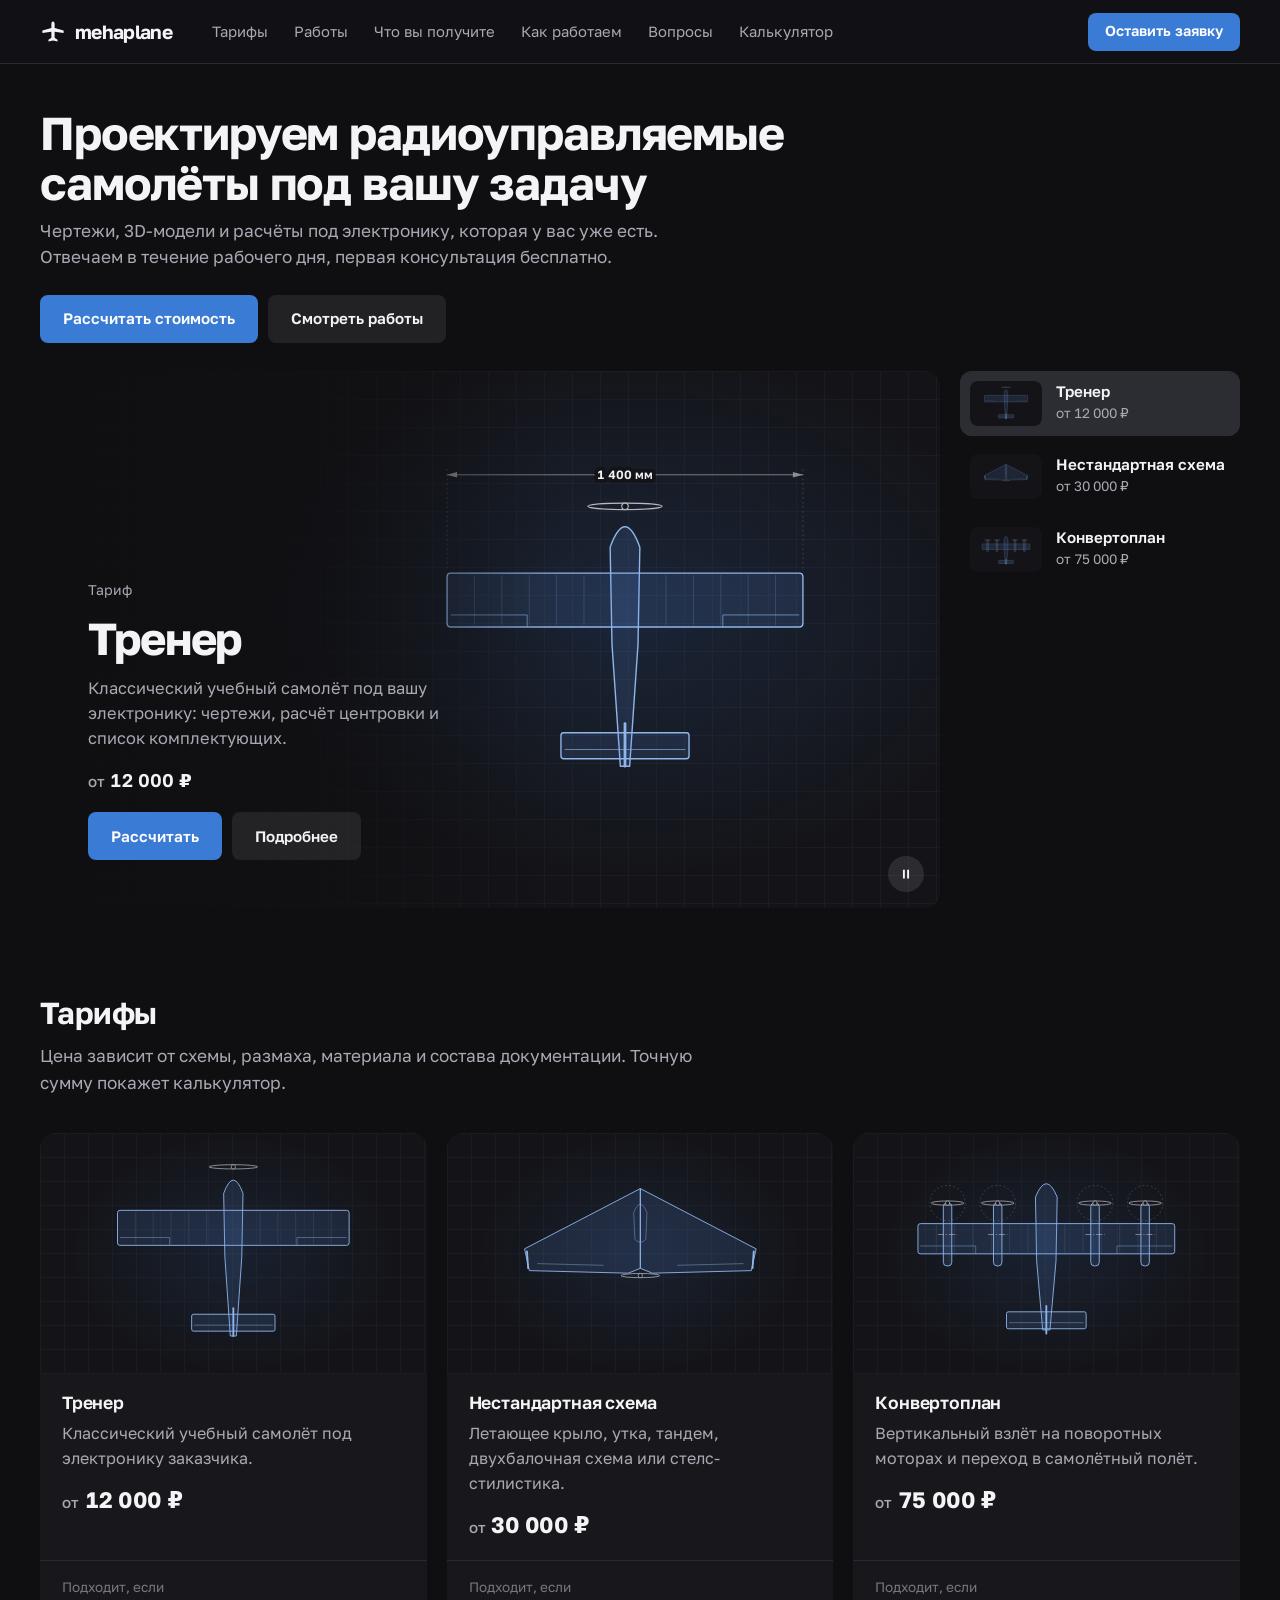
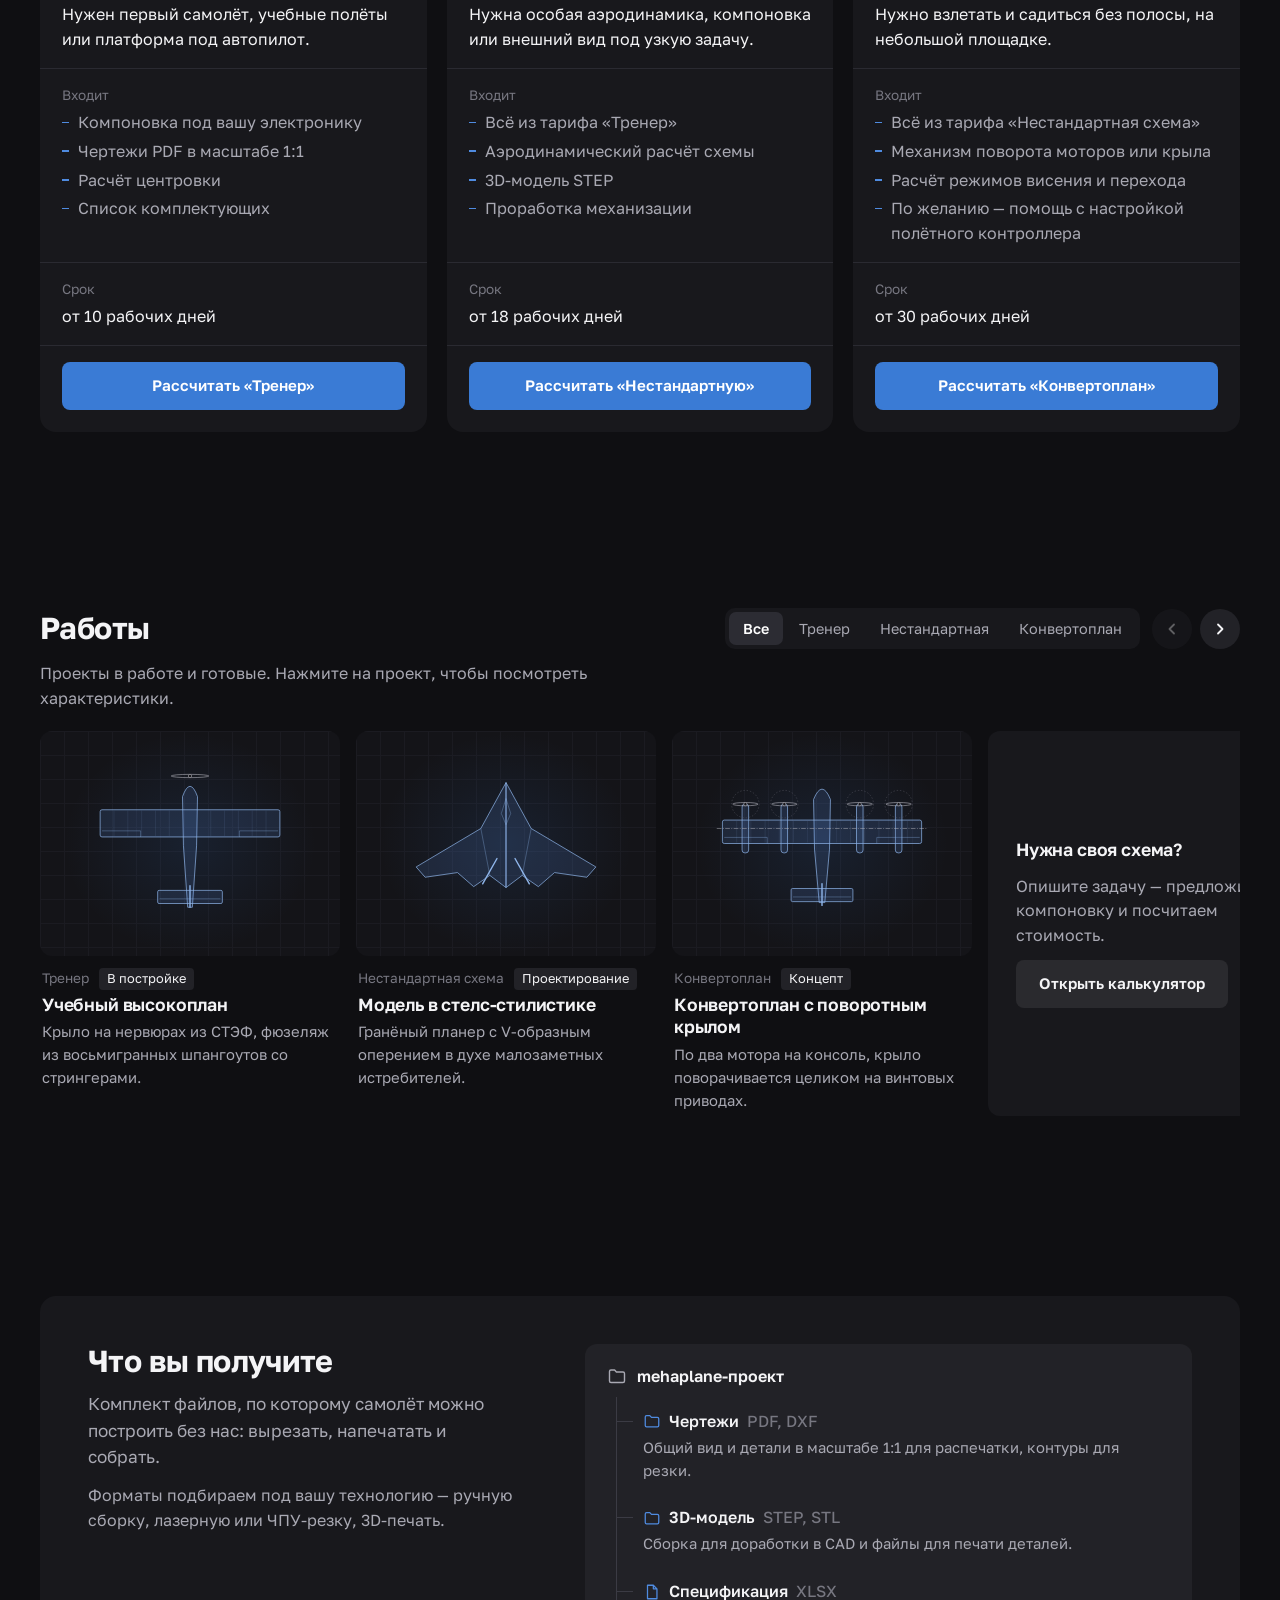
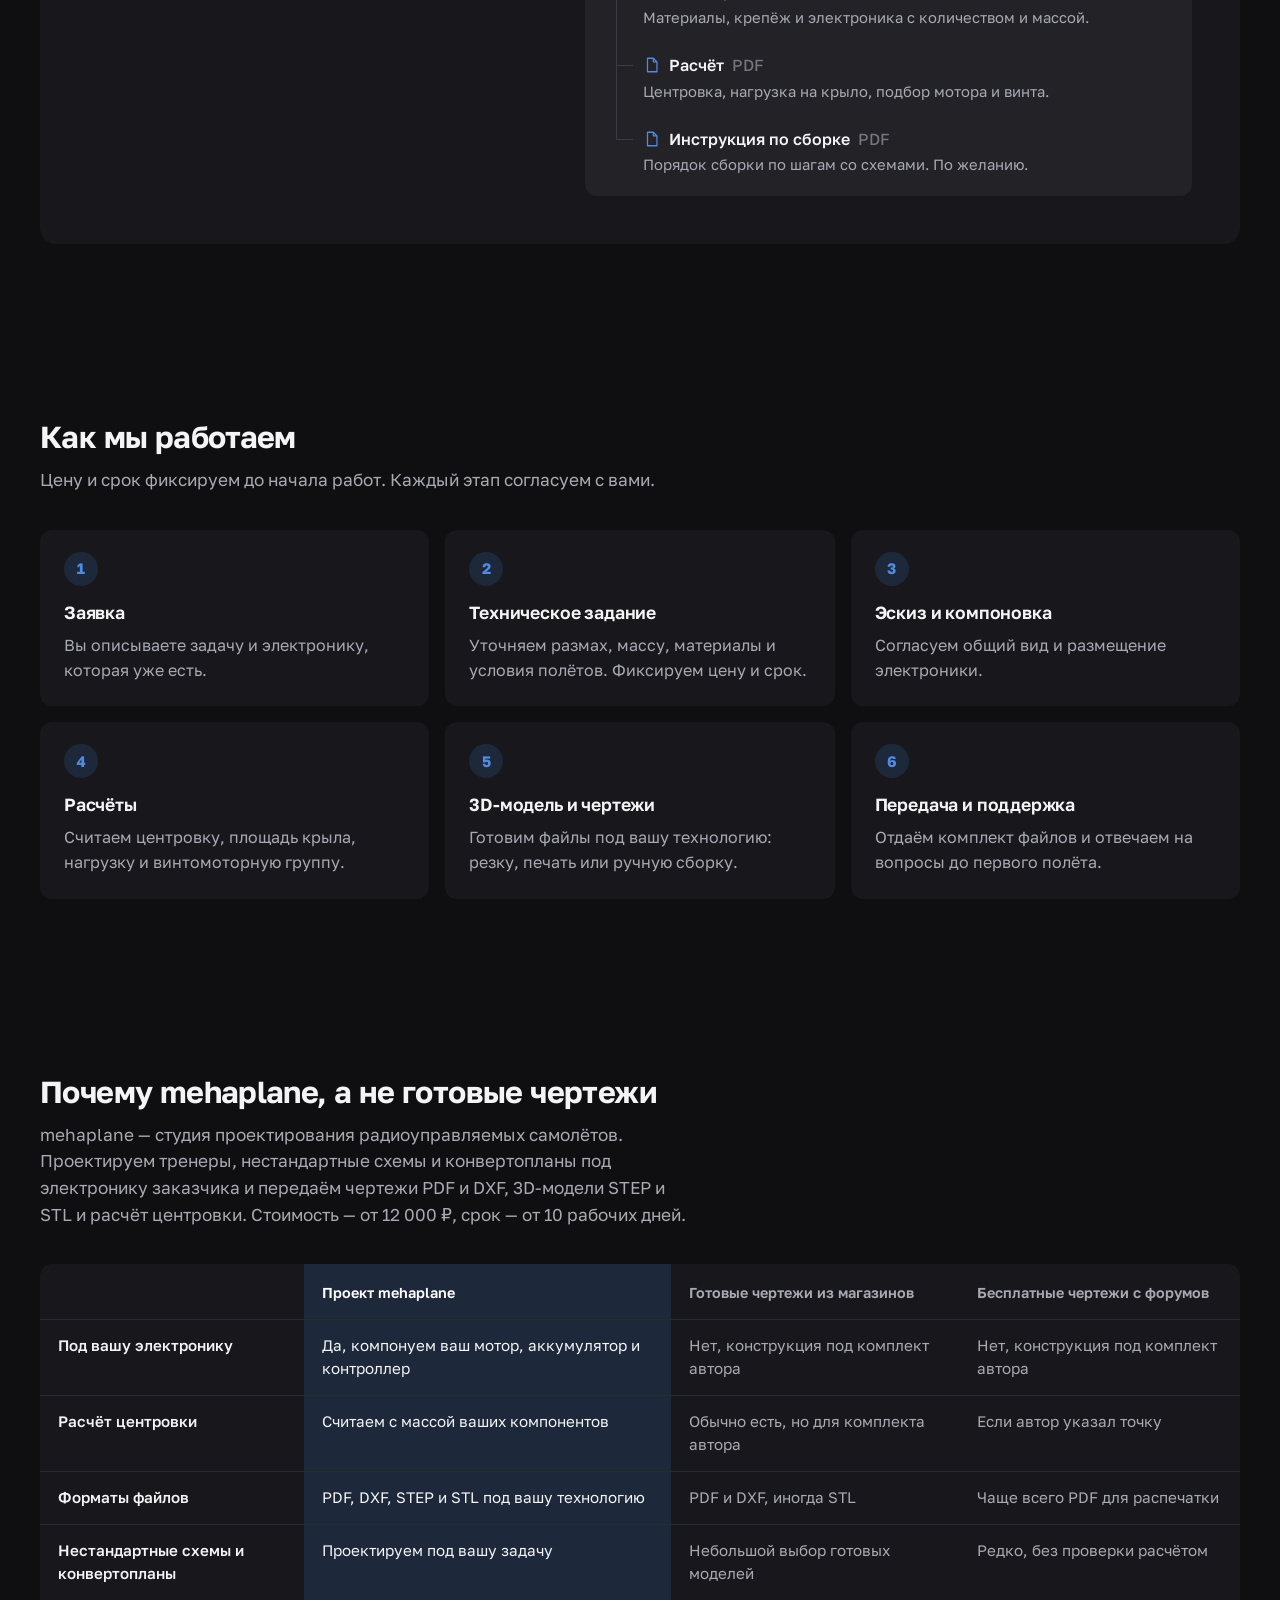
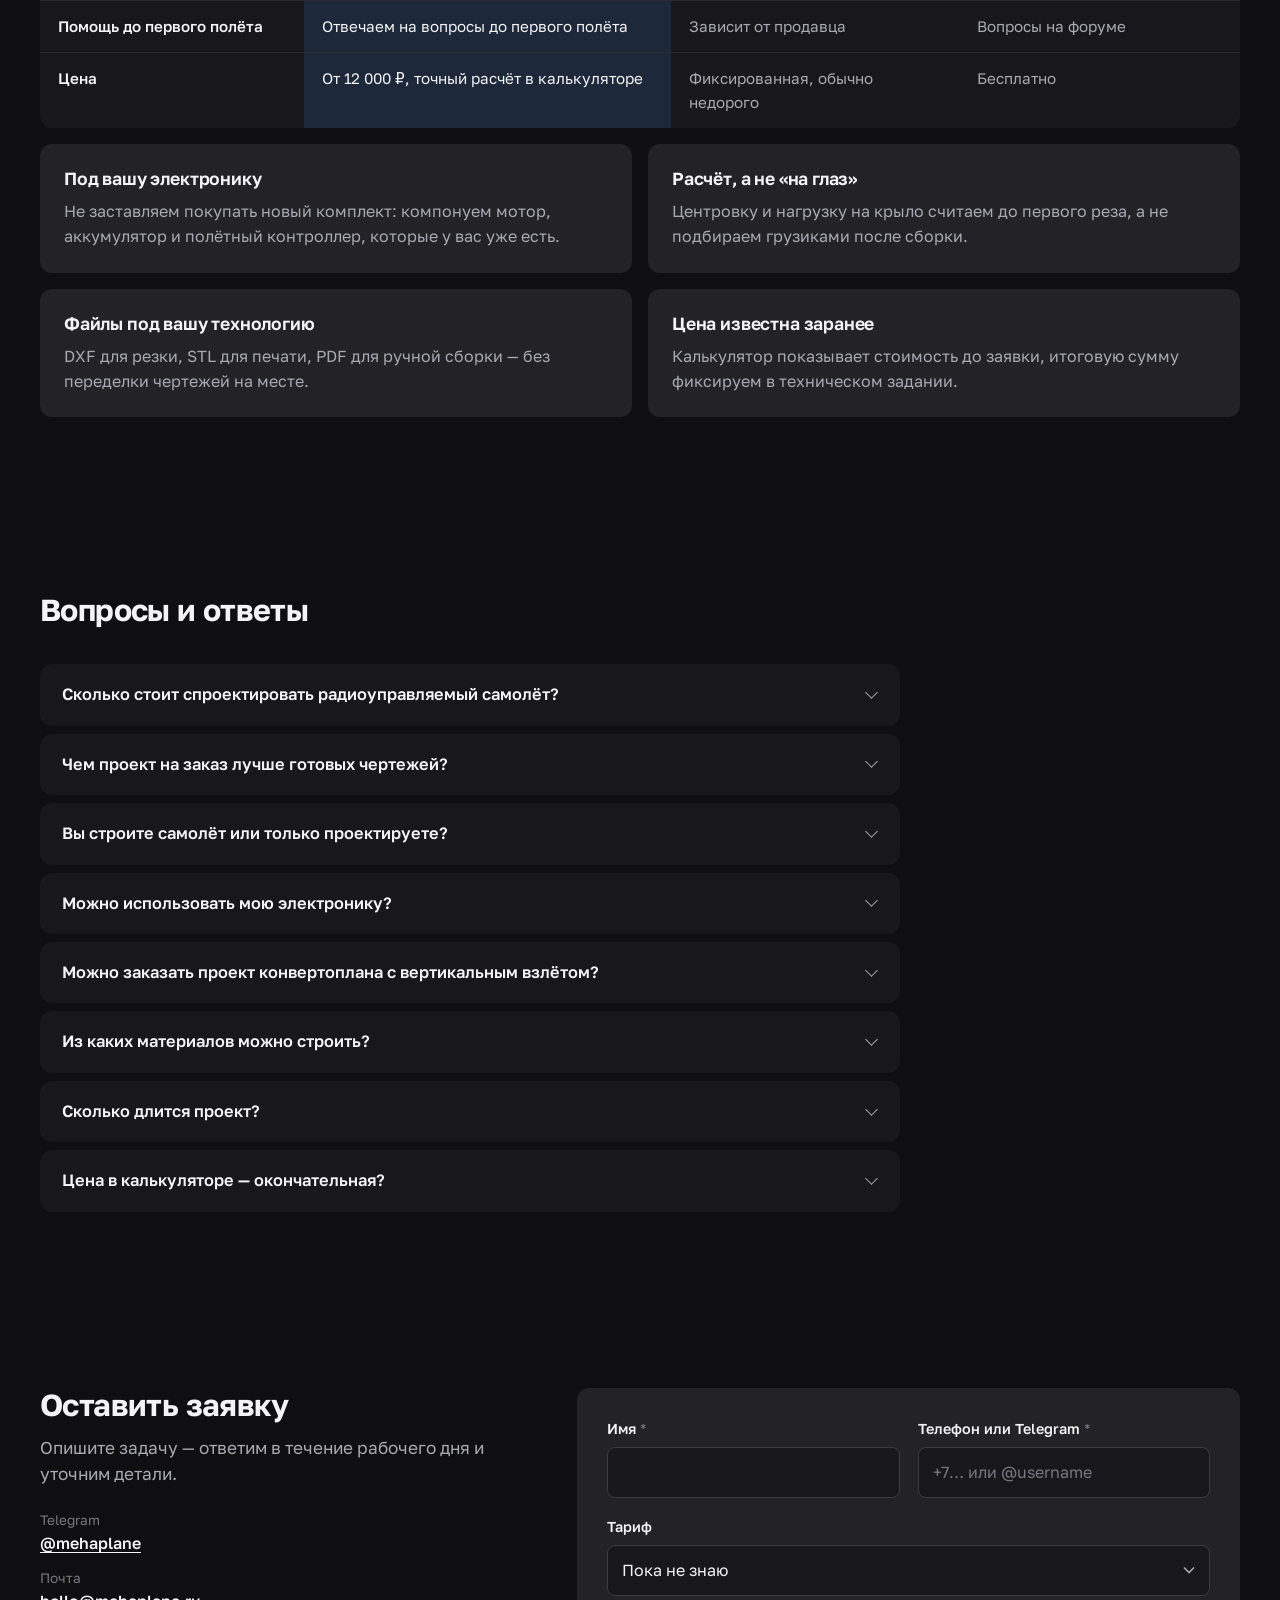
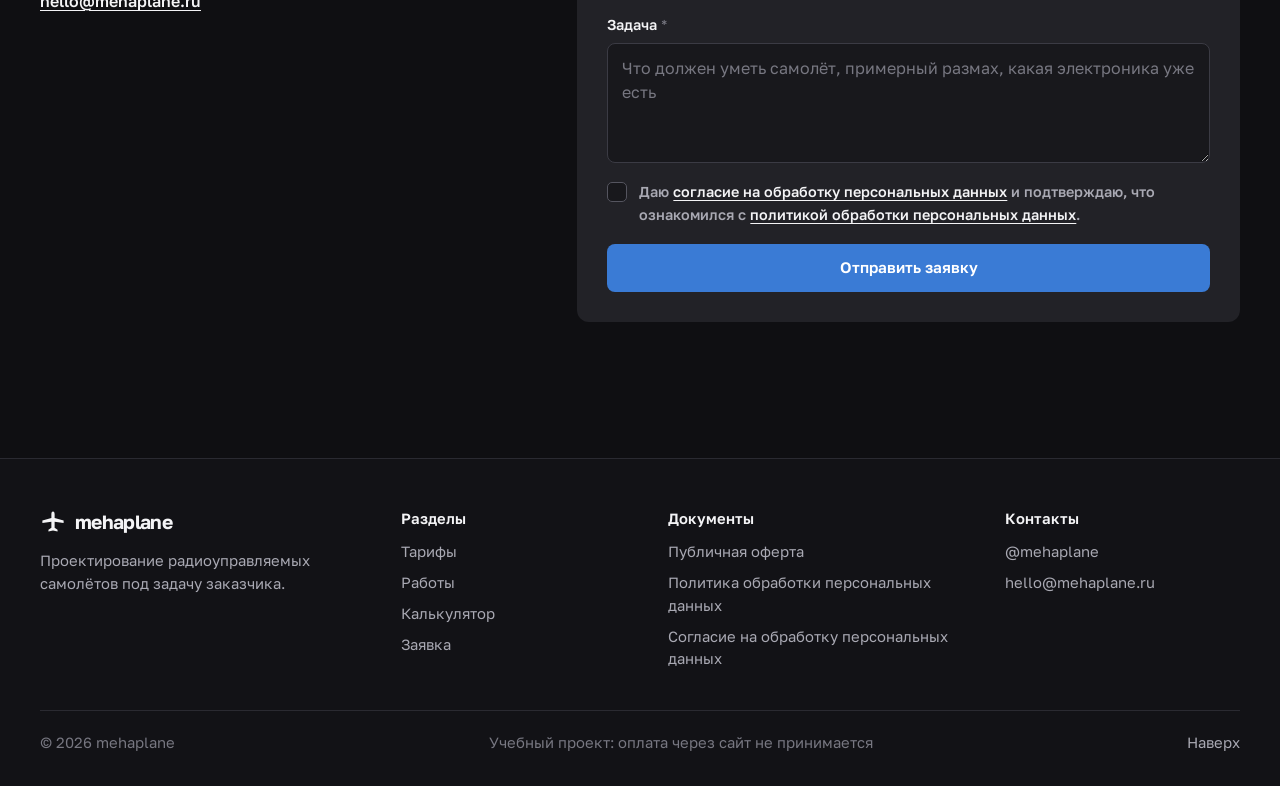
<file: index.html>
<!DOCTYPE html>
<html lang="ru">
<head>
  <meta charset="utf-8">
  <meta name="viewport" content="width=device-width, initial-scale=1">
  <title>Проектирование радиоуправляемых самолётов на заказ | mehaplane</title>
  <meta name="description" content="Спроектируем RC-самолёт под вашу электронику: тренер от 12 000 ₽, нестандартная схема, конвертоплан. Чертежи PDF и DXF, 3D-модель, расчёт центровки. Цена онлайн.">
  <link rel="canonical" href="https://wardenhmehaplane.ru/">
  <meta name="theme-color" content="#0f0f12">
  <meta property="og:type" content="website">
  <meta property="og:locale" content="ru_RU">
  <meta property="og:site_name" content="mehaplane">
  <meta property="og:url" content="https://wardenhmehaplane.ru/">
  <meta property="og:title" content="Проектирование RC-самолётов на заказ — mehaplane">
  <meta property="og:description" content="Тренеры, нестандартные схемы и конвертопланы под вашу электронику. Чертежи, 3D-модели и расчёт центровки. Цена в калькуляторе.">
  <meta property="og:image" content="https://wardenhmehaplane.ru/assets/img/og-image.jpg">
  <meta property="og:image:width" content="1200">
  <meta property="og:image:height" content="630">
  <meta property="og:image:alt" content="Чертёж радиоуправляемого самолёта, вид сверху, и надпись mehaplane">
  <meta name="twitter:card" content="summary_large_image">
  <link rel="icon" href="assets/img/favicon.svg" type="image/svg+xml">
  <link rel="preload" href="assets/fonts/golos-text-cyrillic-wght-normal.woff2" as="font" type="font/woff2" crossorigin>
  <link rel="stylesheet" href="assets/css/style.css?v=4">
  <script type="application/ld+json">
{
  "@context": "https://schema.org",
  "@graph": [
    {
      "@type": "WebSite",
      "@id": "https://wardenhmehaplane.ru/#site",
      "url": "https://wardenhmehaplane.ru/",
      "name": "mehaplane",
      "inLanguage": "ru",
      "publisher": {
        "@id": "https://wardenhmehaplane.ru/#org"
      }
    },
    {
      "@type": "Organization",
      "@id": "https://wardenhmehaplane.ru/#org",
      "name": "mehaplane",
      "url": "https://wardenhmehaplane.ru/",
      "logo": "https://wardenhmehaplane.ru/assets/img/favicon.svg",
      "description": "Студия проектирования радиоуправляемых самолётов под задачу и электронику заказчика: тренеры, нестандартные схемы, конвертопланы.",
      "email": "hello@mehaplane.ru",
      "sameAs": [
        "https://t.me/mehaplane"
      ],
      "knowsAbout": [
        "проектирование авиамоделей",
        "радиоуправляемые самолёты",
        "конвертопланы",
        "расчёт центровки",
        "чертежи для лазерной резки",
        "3D-печать авиамоделей"
      ]
    },
    {
      "@type": "Service",
      "@id": "https://wardenhmehaplane.ru/#trener",
      "name": "Проект RC-самолёта «Тренер»",
      "description": "Учебный самолёт под электронику заказчика: компоновка, чертежи PDF 1:1, расчёт центровки, список комплектующих. Срок от 10 рабочих дней.",
      "serviceType": "Проектирование радиоуправляемых самолётов",
      "provider": {
        "@id": "https://wardenhmehaplane.ru/#org"
      },
      "areaServed": {
        "@type": "Country",
        "name": "Россия"
      },
      "url": "https://wardenhmehaplane.ru/calculator.html#trener",
      "offers": {
        "@type": "Offer",
        "priceCurrency": "RUB",
        "price": 12000,
        "priceSpecification": {
          "@type": "PriceSpecification",
          "minPrice": 12000,
          "priceCurrency": "RUB"
        },
        "availability": "https://schema.org/InStock"
      }
    },
    {
      "@type": "Service",
      "@id": "https://wardenhmehaplane.ru/#shema",
      "name": "Проект RC-самолёта нестандартной схемы",
      "description": "Летающее крыло, утка, тандем, двухбалочная схема или стелс-стилистика: аэродинамический расчёт, 3D-модель STEP, проработка механизации. Срок от 18 рабочих дней.",
      "serviceType": "Проектирование радиоуправляемых самолётов",
      "provider": {
        "@id": "https://wardenhmehaplane.ru/#org"
      },
      "areaServed": {
        "@type": "Country",
        "name": "Россия"
      },
      "url": "https://wardenhmehaplane.ru/calculator.html#shema",
      "offers": {
        "@type": "Offer",
        "priceCurrency": "RUB",
        "price": 30000,
        "priceSpecification": {
          "@type": "PriceSpecification",
          "minPrice": 30000,
          "priceCurrency": "RUB"
        },
        "availability": "https://schema.org/InStock"
      }
    },
    {
      "@type": "Service",
      "@id": "https://wardenhmehaplane.ru/#vtol",
      "name": "Проект RC-конвертоплана",
      "description": "Вертикальный взлёт на поворотных моторах и переход в самолётный полёт: механизм поворота, расчёт режимов висения и перехода. Срок от 30 рабочих дней.",
      "serviceType": "Проектирование радиоуправляемых самолётов",
      "provider": {
        "@id": "https://wardenhmehaplane.ru/#org"
      },
      "areaServed": {
        "@type": "Country",
        "name": "Россия"
      },
      "url": "https://wardenhmehaplane.ru/calculator.html#vtol",
      "offers": {
        "@type": "Offer",
        "priceCurrency": "RUB",
        "price": 75000,
        "priceSpecification": {
          "@type": "PriceSpecification",
          "minPrice": 75000,
          "priceCurrency": "RUB"
        },
        "availability": "https://schema.org/InStock"
      }
    },
    {
      "@type": "FAQPage",
      "@id": "https://wardenhmehaplane.ru/#faq",
      "mainEntity": [
        {
          "@type": "Question",
          "name": "Сколько стоит спроектировать радиоуправляемый самолёт?",
          "acceptedAnswer": {
            "@type": "Answer",
            "text": "Проект тренера под вашу электронику стоит от 12 000 ₽, нестандартной схемы — от 30 000 ₽, конвертоплана — от 75 000 ₽. Итог зависит от размаха, материала и состава документации: калькулятор на сайте показывает его сразу, а окончательную сумму мы фиксируем в техническом задании."
          }
        },
        {
          "@type": "Question",
          "name": "Чем проект на заказ лучше готовых чертежей?",
          "acceptedAnswer": {
            "@type": "Answer",
            "text": "Готовые чертежи рассчитаны на мотор, аккумулятор и материал, которые выбрал их автор. Мы проектируем под вашу электронику и технологию: считаем центровку с учётом массы ваших компонентов и готовим файлы для резки, печати или ручной сборки."
          }
        },
        {
          "@type": "Question",
          "name": "Вы строите самолёт или только проектируете?",
          "acceptedAnswer": {
            "@type": "Answer",
            "text": "Проектируем: готовим чертежи, 3D-модели и расчёты, по которым самолёт собирается своими руками или на производстве. Изготовление прототипа обсуждаем отдельно."
          }
        },
        {
          "@type": "Question",
          "name": "Можно использовать мою электронику?",
          "acceptedAnswer": {
            "@type": "Answer",
            "text": "Да. Пришлите список: мотор, регулятор, аккумулятор, сервоприводы, полётный контроллер. Мы скомпонуем самолёт под них и посчитаем центровку с учётом их массы."
          }
        },
        {
          "@type": "Question",
          "name": "Можно заказать проект конвертоплана с вертикальным взлётом?",
          "acceptedAnswer": {
            "@type": "Answer",
            "text": "Да, это тариф «Конвертоплан»: самолёт взлетает вертикально на поворотных моторах и переходит в горизонтальный полёт. Проектируем механизм поворота мотогондол или всего крыла и считаем режимы висения и перехода. По желанию помогаем с настройкой полётного контроллера."
          }
        },
        {
          "@type": "Question",
          "name": "Из каких материалов можно строить?",
          "acceptedAnswer": {
            "@type": "Answer",
            "text": "Потолочная плитка и депрон, EPP, бальза со стеклотекстолитом, 3D-печать из LW-PLA, стекло- и углепластик. Материал влияет на цену и состав файлов — это учтено в калькуляторе."
          }
        },
        {
          "@type": "Question",
          "name": "Сколько длится проект?",
          "acceptedAnswer": {
            "@type": "Answer",
            "text": "От 10 рабочих дней для тренера до 30 и больше для конвертоплана. Срок зависит от схемы и состава документации и фиксируется в техническом задании."
          }
        },
        {
          "@type": "Question",
          "name": "Цена в калькуляторе — окончательная?",
          "acceptedAnswer": {
            "@type": "Answer",
            "text": "Нет, это предварительный расчёт. Окончательную сумму мы называем после разбора задачи и фиксируем в техническом задании. Дороже она станет, только если вы расширите задачу."
          }
        }
      ]
    }
  ]
}
  </script>
</head>
<body>
  <a class="skip-link" href="#main">Перейти к содержанию</a>

  <svg width="0" height="0" style="position:absolute" aria-hidden="true">
    <symbol id="i-logo" viewBox="0 0 24 24"><path fill="currentColor" d="M12 2.2c1.05 0 1.5 1.25 1.5 2.7v3.5l8.3 2.3v2.3l-8.3-1.25v5.5l2.7 1.85v1.65L12 19.8l-4.2.95V19.1l2.7-1.85v-5.5l-8.3 1.25V10.7l8.3-2.3V4.9c0-1.45.45-2.7 1.5-2.7z"/></symbol>
    <symbol id="i-folder" viewBox="0 0 20 20"><path fill="none" stroke="currentColor" stroke-width="1.4" stroke-linejoin="round" d="M2.5 5.5a1.5 1.5 0 0 1 1.5-1.5h3.6l1.8 2h6.6a1.5 1.5 0 0 1 1.5 1.5v7.5a1.5 1.5 0 0 1-1.5 1.5H4a1.5 1.5 0 0 1-1.5-1.5z"/></symbol>
    <symbol id="i-file" viewBox="0 0 20 20"><path fill="none" stroke="currentColor" stroke-width="1.4" stroke-linejoin="round" d="M5 2.5h6.5L15.5 6.5v11H5zM11.5 2.5v4h4"/></symbol>
    <symbol id="i-left" viewBox="0 0 16 16"><path fill="none" stroke="currentColor" stroke-width="1.8" stroke-linecap="round" stroke-linejoin="round" d="M10 3.5 5.5 8l4.5 4.5"/></symbol>
    <symbol id="i-right" viewBox="0 0 16 16"><path fill="none" stroke="currentColor" stroke-width="1.8" stroke-linecap="round" stroke-linejoin="round" d="M6 3.5 10.5 8 6 12.5"/></symbol>
    <symbol id="i-pause" viewBox="0 0 16 16"><path fill="currentColor" d="M4.5 3h2.2v10H4.5zM9.3 3h2.2v10H9.3z"/></symbol>
    <symbol id="i-play" viewBox="0 0 16 16"><path fill="currentColor" d="M5 2.8v10.4L13 8z"/></symbol>
    <symbol id="i-up" viewBox="0 0 16 16"><path fill="none" stroke="currentColor" stroke-width="1.6" stroke-linecap="round" stroke-linejoin="round" d="M8 13V3M3.5 7.5 8 3l4.5 4.5"/></symbol>
  </svg>

  <header class="header" id="top">
    <div class="wrap header-in">
      <a class="logo" href="index.html" aria-label="mehaplane — на главную">
        <svg aria-hidden="true"><use href="#i-logo"/></svg>
        mehaplane
      </a>
      <nav class="nav" id="nav" aria-label="Основное меню">
        <ul class="nav-list">
          <li><a class="nav-link" href="#tarify">Тарифы</a></li>
          <li><a class="nav-link" href="#raboty">Работы</a></li>
          <li><a class="nav-link" href="#rezultat">Что вы получите</a></li>
          <li><a class="nav-link" href="#etapy">Как работаем</a></li>
          <li><a class="nav-link" href="#voprosy">Вопросы</a></li>
          <li><a class="nav-link" href="calculator.html">Калькулятор</a></li>
        </ul>
        <div class="nav-extra">
          <a class="btn btn-primary btn-block" href="#zayavka">Оставить заявку</a>
        </div>
      </nav>
      <div class="header-actions">
        <a class="btn btn-primary btn-small" href="#zayavka">Оставить заявку</a>
      </div>
      <button class="burger" type="button" aria-expanded="false" aria-controls="nav" aria-label="Открыть меню"><span></span></button>
    </div>
  </header>

  <main id="main">

    <!-- Вступление -->
    <section class="intro">
      <div class="wrap intro-in">
        <div class="intro-text">
          <h1 class="h1">Проектируем радиоуправляемые самолёты под вашу задачу</h1>
          <p class="lead">Чертежи, 3D-модели и расчёты под электронику, которая у вас уже есть. Отвечаем в течение рабочего дня, первая консультация бесплатно.</p>
        </div>
        <div class="intro-actions">
          <a class="btn btn-primary" href="calculator.html">Рассчитать стоимость</a>
          <a class="btn btn-secondary" href="#raboty">Смотреть работы</a>
        </div>
      </div>
    </section>

    <!-- Карусель тарифов -->
    <section class="featured" aria-roledescription="карусель" aria-label="Тарифы">
      <div class="wrap">
        <div class="feat" id="feat">
          <div class="feat-main" id="feat-main">
            <article class="slide is-active" data-tier="trainer" role="group" aria-roledescription="слайд" aria-label="1 из 3">
              <div class="slide-art"><svg data-slide="trainer" aria-hidden="true"></svg></div>
              <div class="slide-body">
                <span class="slide-label">Тариф</span>
                <h2 class="slide-title">Тренер</h2>
                <p class="slide-text">Классический учебный самолёт под вашу электронику: чертежи, расчёт центровки и список комплектующих.</p>
                <p class="slide-price"><small>от</small> <span data-price="trainer">12 000</span> ₽</p>
                <div class="slide-actions">
                  <a class="btn btn-primary" href="calculator.html#trener">Рассчитать</a>
                  <a class="btn btn-secondary" href="#tarify">Подробнее</a>
                </div>
              </div>
            </article>
            <article class="slide" data-tier="special" role="group" aria-roledescription="слайд" aria-label="2 из 3">
              <div class="slide-art"><svg data-slide="special" aria-hidden="true"></svg></div>
              <div class="slide-body">
                <span class="slide-label">Тариф</span>
                <h2 class="slide-title">Нестандартная схема</h2>
                <p class="slide-text">Летающее крыло, утка, тандем или стелс-стилистика — когда нужна особая аэродинамика или внешний вид.</p>
                <p class="slide-price"><small>от</small> <span data-price="special">30 000</span> ₽</p>
                <div class="slide-actions">
                  <a class="btn btn-primary" href="calculator.html#shema">Рассчитать</a>
                  <a class="btn btn-secondary" href="#tarify">Подробнее</a>
                </div>
              </div>
            </article>
            <article class="slide" data-tier="vtol" role="group" aria-roledescription="слайд" aria-label="3 из 3">
              <div class="slide-art"><svg data-slide="vtol" aria-hidden="true"></svg></div>
              <div class="slide-body">
                <span class="slide-label">Тариф</span>
                <h2 class="slide-title">Конвертоплан</h2>
                <p class="slide-text">Вертикальный взлёт на поворотных моторах и переход в самолётный полёт. Механизм поворота и расчёт режимов висения.</p>
                <p class="slide-price"><small>от</small> <span data-price="vtol">75 000</span> ₽</p>
                <div class="slide-actions">
                  <a class="btn btn-primary" href="calculator.html#vtol">Рассчитать</a>
                  <a class="btn btn-secondary" href="#tarify">Подробнее</a>
                </div>
              </div>
            </article>
            <button class="feat-pause" type="button" id="feat-pause" aria-label="Остановить прокрутку слайдов">
              <svg aria-hidden="true" class="i-pause"><use href="#i-pause"/></svg>
              <svg aria-hidden="true" class="i-play"><use href="#i-play"/></svg>
            </button>
          </div>

          <div class="feat-list" role="group" aria-label="Выбор слайда">
            <button class="feat-item is-active" type="button" data-go="0" aria-current="true">
              <span class="feat-progress"></span>
              <span class="feat-thumb"><svg data-thumb="trainer" aria-hidden="true"></svg></span>
              <span class="feat-txt"><span class="feat-name">Тренер</span><span class="feat-price">от <span data-price="trainer">12 000</span> ₽</span></span>
            </button>
            <button class="feat-item" type="button" data-go="1">
              <span class="feat-progress"></span>
              <span class="feat-thumb"><svg data-thumb="special" aria-hidden="true"></svg></span>
              <span class="feat-txt"><span class="feat-name">Нестандартная схема</span><span class="feat-price">от <span data-price="special">30 000</span> ₽</span></span>
            </button>
            <button class="feat-item" type="button" data-go="2">
              <span class="feat-progress"></span>
              <span class="feat-thumb"><svg data-thumb="vtol" aria-hidden="true"></svg></span>
              <span class="feat-txt"><span class="feat-name">Конвертоплан</span><span class="feat-price">от <span data-price="vtol">75 000</span> ₽</span></span>
            </button>
          </div>
        </div>
      </div>
    </section>

    <!-- Тарифы -->
    <section class="section" id="tarify">
      <div class="wrap">
        <div class="section-head">
          <h2 class="h2">Тарифы</h2>
          <p class="lead">Цена зависит от схемы, размаха, материала и состава документации. Точную сумму покажет калькулятор.</p>
        </div>

        <div class="tiers">
          <article class="tier" data-tier="trainer">
            <div class="tier-head">
              <div class="tier-cover viewport-canvas"><svg data-cover="trainer" aria-hidden="true"></svg></div>
              <h3 class="h3">Тренер</h3>
              <p class="muted">Классический учебный самолёт под электронику заказчика.</p>
              <p class="tier-price num"><small>от</small> <span data-price="trainer">12 000</span> ₽</p>
            </div>
            <dl class="tier-row"><dt>Подходит, если</dt><dd>Нужен первый самолёт, учебные полёты или платформа под автопилот.</dd></dl>
            <dl class="tier-row"><dt>Входит</dt><dd><ul>
              <li>Компоновка под вашу электронику</li>
              <li>Чертежи PDF в масштабе 1:1</li>
              <li>Расчёт центровки</li>
              <li>Список комплектующих</li>
            </ul></dd></dl>
            <dl class="tier-row"><dt>Срок</dt><dd>от <span data-days="trainer">10</span> рабочих дней</dd></dl>
            <div class="tier-foot"><a class="btn btn-primary btn-block" href="calculator.html#trener">Рассчитать «Тренер»</a></div>
          </article>

          <article class="tier" data-tier="special">
            <div class="tier-head">
              <div class="tier-cover viewport-canvas"><svg data-cover="special" aria-hidden="true"></svg></div>
              <h3 class="h3">Нестандартная схема</h3>
              <p class="muted">Летающее крыло, утка, тандем, двухбалочная схема или стелс-стилистика.</p>
              <p class="tier-price num"><small>от</small> <span data-price="special">30 000</span> ₽</p>
            </div>
            <dl class="tier-row"><dt>Подходит, если</dt><dd>Нужна особая аэродинамика, компоновка или внешний вид под узкую задачу.</dd></dl>
            <dl class="tier-row"><dt>Входит</dt><dd><ul>
              <li>Всё из тарифа «Тренер»</li>
              <li>Аэродинамический расчёт схемы</li>
              <li>3D-модель STEP</li>
              <li>Проработка механизации</li>
            </ul></dd></dl>
            <dl class="tier-row"><dt>Срок</dt><dd>от <span data-days="special">18</span> рабочих дней</dd></dl>
            <div class="tier-foot"><a class="btn btn-primary btn-block" href="calculator.html#shema">Рассчитать «Нестандартную»</a></div>
          </article>

          <article class="tier" data-tier="vtol">
            <div class="tier-head">
              <div class="tier-cover viewport-canvas"><svg data-cover="vtol" aria-hidden="true"></svg></div>
              <h3 class="h3">Конвертоплан</h3>
              <p class="muted">Вертикальный взлёт на поворотных моторах и переход в самолётный полёт.</p>
              <p class="tier-price num"><small>от</small> <span data-price="vtol">75 000</span> ₽</p>
            </div>
            <dl class="tier-row"><dt>Подходит, если</dt><dd>Нужно взлетать и садиться без полосы, на небольшой площадке.</dd></dl>
            <dl class="tier-row"><dt>Входит</dt><dd><ul>
              <li>Всё из тарифа «Нестандартная схема»</li>
              <li>Механизм поворота моторов или крыла</li>
              <li>Расчёт режимов висения и перехода</li>
              <li>По желанию — помощь с настройкой полётного контроллера</li>
            </ul></dd></dl>
            <dl class="tier-row"><dt>Срок</dt><dd>от <span data-days="vtol">30</span> рабочих дней</dd></dl>
            <div class="tier-foot"><a class="btn btn-primary btn-block" href="calculator.html#vtol">Рассчитать «Конвертоплан»</a></div>
          </article>
        </div>
      </div>
    </section>

    <!-- Витрина -->
    <section class="section" id="raboty">
      <div class="wrap">
        <div class="shelf-head">
          <h2 class="h2">Работы</h2>
          <div class="shelf-tools">
            <div class="seg" role="group" aria-label="Фильтр работ по тарифу" id="works-filter">
              <button type="button" data-filter="all" aria-pressed="true">Все</button>
              <button type="button" data-filter="trainer" aria-pressed="false">Тренер</button>
              <button type="button" data-filter="special" aria-pressed="false">Нестандартная</button>
              <button type="button" data-filter="vtol" aria-pressed="false">Конвертоплан</button>
            </div>
            <div class="shelf-nav">
              <button class="shelf-btn" type="button" id="shelf-prev" aria-label="Прокрутить работы назад"><svg aria-hidden="true"><use href="#i-left"/></svg></button>
              <button class="shelf-btn" type="button" id="shelf-next" aria-label="Прокрутить работы вперёд"><svg aria-hidden="true"><use href="#i-right"/></svg></button>
            </div>
          </div>
        </div>
        <p class="section-lead">Проекты в работе и готовые. Нажмите на проект, чтобы посмотреть характеристики.</p>
        <div class="shelf-track" id="works-grid">
          <!-- карточки работ собираются из assets/js/config.js -->
          <div class="work-cta">
            <h3 class="h3">Нужна своя схема?</h3>
            <p class="muted">Опишите задачу — предложим компоновку и посчитаем стоимость.</p>
            <a class="btn btn-secondary" href="calculator.html">Открыть калькулятор</a>
          </div>
        </div>
      </div>
    </section>

    <dialog class="dialog" id="work-dialog" aria-labelledby="work-dialog-title">
      <div class="dialog-head">
        <h3 class="h3" id="work-dialog-title">Проект</h3>
        <button class="dialog-close" type="button" data-close aria-label="Закрыть">×</button>
      </div>
      <div class="dialog-pic viewport-canvas"><svg id="work-dialog-svg" role="img" aria-label="Чертёж проекта"></svg></div>
      <div class="dialog-body">
        <p class="muted" id="work-dialog-text"></p>
        <dl class="specs" id="work-dialog-specs"></dl>
        <div class="dialog-actions">
          <button class="btn btn-primary" type="button" id="work-dialog-order">Хочу похожий</button>
          <button class="btn btn-secondary" type="button" data-close>Закрыть</button>
        </div>
      </div>
    </dialog>

    <!-- Что вы получите -->
    <section class="section" id="rezultat">
      <div class="wrap">
       <div class="section-panel deliver-grid">
        <div class="section-head">
          <h2 class="h2">Что вы получите</h2>
          <p class="lead">Комплект файлов, по которому самолёт можно построить без нас: вырезать, напечатать и собрать.</p>
          <p class="muted">Форматы подбираем под вашу технологию — ручную сборку, лазерную или ЧПУ-резку, 3D-печать.</p>
        </div>
        <div class="tree" aria-label="Состав проекта">
          <div class="tree-root"><svg aria-hidden="true" width="20" height="20"><use href="#i-folder"/></svg> mehaplane-проект</div>
          <ul class="tree-list">
            <li class="tree-item">
              <span class="tree-name"><svg aria-hidden="true"><use href="#i-folder"/></svg>Чертежи <span class="ext">PDF, DXF</span></span>
              <span class="tree-desc">Общий вид и детали в масштабе 1:1 для распечатки, контуры для резки.</span>
            </li>
            <li class="tree-item">
              <span class="tree-name"><svg aria-hidden="true"><use href="#i-folder"/></svg>3D-модель <span class="ext">STEP, STL</span></span>
              <span class="tree-desc">Сборка для доработки в CAD и файлы для печати деталей.</span>
            </li>
            <li class="tree-item">
              <span class="tree-name"><svg aria-hidden="true"><use href="#i-file"/></svg>Спецификация <span class="ext">XLSX</span></span>
              <span class="tree-desc">Материалы, крепёж и электроника с количеством и массой.</span>
            </li>
            <li class="tree-item">
              <span class="tree-name"><svg aria-hidden="true"><use href="#i-file"/></svg>Расчёт <span class="ext">PDF</span></span>
              <span class="tree-desc">Центровка, нагрузка на крыло, подбор мотора и винта.</span>
            </li>
            <li class="tree-item">
              <span class="tree-name"><svg aria-hidden="true"><use href="#i-file"/></svg>Инструкция по сборке <span class="ext">PDF</span></span>
              <span class="tree-desc">Порядок сборки по шагам со схемами. По желанию.</span>
            </li>
          </ul>
        </div>
       </div>
      </div>
    </section>

    <!-- Этапы -->
    <section class="section" id="etapy">
      <div class="wrap">
        <div class="section-head">
          <h2 class="h2">Как мы работаем</h2>
          <p class="lead">Цену и срок фиксируем до начала работ. Каждый этап согласуем с вами.</p>
        </div>
        <ol class="steps">
          <li class="step"><h3 class="h3">Заявка</h3><p>Вы описываете задачу и электронику, которая уже есть.</p></li>
          <li class="step"><h3 class="h3">Техническое задание</h3><p>Уточняем размах, массу, материалы и условия полётов. Фиксируем цену и срок.</p></li>
          <li class="step"><h3 class="h3">Эскиз и компоновка</h3><p>Согласуем общий вид и размещение электроники.</p></li>
          <li class="step"><h3 class="h3">Расчёты</h3><p>Считаем центровку, площадь крыла, нагрузку и винтомоторную группу.</p></li>
          <li class="step"><h3 class="h3">3D-модель и чертежи</h3><p>Готовим файлы под вашу технологию: резку, печать или ручную сборку.</p></li>
          <li class="step"><h3 class="h3">Передача и поддержка</h3><p>Отдаём комплект файлов и отвечаем на вопросы до первого полёта.</p></li>
        </ol>
      </div>
    </section>

    <!-- Почему mehaplane -->
    <section class="section" id="pochemu">
      <div class="wrap">
        <div class="section-head">
          <h2 class="h2">Почему mehaplane, а не готовые чертежи</h2>
          <p class="lead">mehaplane — студия проектирования радиоуправляемых самолётов. Проектируем тренеры, нестандартные схемы и конвертопланы под электронику заказчика и передаём чертежи PDF и DXF, 3D-модели STEP и STL и расчёт центровки. Стоимость — от 12 000 ₽, срок — от 10 рабочих дней.</p>
        </div>
        <div class="compare" role="region" aria-label="Сравнение с готовыми чертежами" tabindex="0">
          <table class="compare-table">
            <caption class="visually-hidden">Чем проект mehaplane отличается от бесплатных и покупных готовых чертежей</caption>
            <thead>
              <tr><th scope="col"><span class="visually-hidden">Параметр</span></th><th scope="col" class="is-us">Проект mehaplane</th><th scope="col">Готовые чертежи из магазинов</th><th scope="col">Бесплатные чертежи с форумов</th></tr>
            </thead>
            <tbody>
              <tr><th scope="row">Под вашу электронику</th><td class="is-us">Да, компонуем ваш мотор, аккумулятор и контроллер</td><td>Нет, конструкция под комплект автора</td><td>Нет, конструкция под комплект автора</td></tr>
              <tr><th scope="row">Расчёт центровки</th><td class="is-us">Считаем с массой ваших компонентов</td><td>Обычно есть, но для комплекта автора</td><td>Если автор указал точку</td></tr>
              <tr><th scope="row">Форматы файлов</th><td class="is-us">PDF, DXF, STEP и STL под вашу технологию</td><td>PDF и DXF, иногда STL</td><td>Чаще всего PDF для распечатки</td></tr>
              <tr><th scope="row">Нестандартные схемы и конвертопланы</th><td class="is-us">Проектируем под вашу задачу</td><td>Небольшой выбор готовых моделей</td><td>Редко, без проверки расчётом</td></tr>
              <tr><th scope="row">Помощь до первого полёта</th><td class="is-us">Отвечаем на вопросы до первого полёта</td><td>Зависит от продавца</td><td>Вопросы на форуме</td></tr>
              <tr><th scope="row">Цена</th><td class="is-us">От 12 000 ₽, точный расчёт в калькуляторе</td><td>Фиксированная, обычно недорого</td><td>Бесплатно</td></tr>
            </tbody>
          </table>
        </div>
        <p class="compare-hint small muted">Таблицу можно листать вбок</p>
        <div class="pros">
          <div class="pro"><h3 class="h3">Под вашу электронику</h3><p>Не заставляем покупать новый комплект: компонуем мотор, аккумулятор и полётный контроллер, которые у вас уже есть.</p></div>
          <div class="pro"><h3 class="h3">Расчёт, а не «на глаз»</h3><p>Центровку и нагрузку на крыло считаем до первого реза, а не подбираем грузиками после сборки.</p></div>
          <div class="pro"><h3 class="h3">Файлы под вашу технологию</h3><p>DXF для резки, STL для печати, PDF для ручной сборки — без переделки чертежей на месте.</p></div>
          <div class="pro"><h3 class="h3">Цена известна заранее</h3><p>Калькулятор показывает стоимость до заявки, итоговую сумму фиксируем в техническом задании.</p></div>
        </div>
      </div>
    </section>

    <!-- Вопросы -->
    <section class="section" id="voprosy">
      <div class="wrap">
        <div class="section-head">
          <h2 class="h2">Вопросы и ответы</h2>
        </div>
        <div class="faq">
          <details>
            <summary>Сколько стоит спроектировать радиоуправляемый самолёт?</summary>
            <p class="faq-answer">Проект тренера под вашу электронику стоит от 12 000 ₽, нестандартной схемы — от 30 000 ₽, конвертоплана — от 75 000 ₽. Итог зависит от размаха, материала и состава документации: калькулятор на сайте показывает его сразу, а окончательную сумму мы фиксируем в техническом задании.</p>
          </details>
          <details>
            <summary>Чем проект на заказ лучше готовых чертежей?</summary>
            <p class="faq-answer">Готовые чертежи рассчитаны на мотор, аккумулятор и материал, которые выбрал их автор. Мы проектируем под вашу электронику и технологию: считаем центровку с учётом массы ваших компонентов и готовим файлы для резки, печати или ручной сборки.</p>
          </details>
          <details>
            <summary>Вы строите самолёт или только проектируете?</summary>
            <p class="faq-answer">Проектируем: готовим чертежи, 3D-модели и расчёты, по которым самолёт собирается своими руками или на производстве. Изготовление прототипа обсуждаем отдельно.</p>
          </details>
          <details>
            <summary>Можно использовать мою электронику?</summary>
            <p class="faq-answer">Да. Пришлите список: мотор, регулятор, аккумулятор, сервоприводы, полётный контроллер. Мы скомпонуем самолёт под них и посчитаем центровку с учётом их массы.</p>
          </details>
          <details>
            <summary>Можно заказать проект конвертоплана с вертикальным взлётом?</summary>
            <p class="faq-answer">Да, это тариф «Конвертоплан»: самолёт взлетает вертикально на поворотных моторах и переходит в горизонтальный полёт. Проектируем механизм поворота мотогондол или всего крыла и считаем режимы висения и перехода. По желанию помогаем с настройкой полётного контроллера.</p>
          </details>
          <details>
            <summary>Из каких материалов можно строить?</summary>
            <p class="faq-answer">Потолочная плитка и депрон, EPP, бальза со стеклотекстолитом, 3D-печать из LW-PLA, стекло- и углепластик. Материал влияет на цену и состав файлов — это учтено в калькуляторе.</p>
          </details>
          <details>
            <summary>Сколько длится проект?</summary>
            <p class="faq-answer">От 10 рабочих дней для тренера до 30 и больше для конвертоплана. Срок зависит от схемы и состава документации и фиксируется в техническом задании.</p>
          </details>
          <details>
            <summary>Цена в калькуляторе — окончательная?</summary>
            <p class="faq-answer">Нет, это предварительный расчёт. Окончательную сумму мы называем после разбора задачи и фиксируем в техническом задании. Дороже она станет, только если вы расширите задачу.</p>
          </details>
        </div>
      </div>
    </section>

    <!-- Заявка -->
    <section class="section" id="zayavka">
      <div class="wrap order-grid">
        <div class="section-head">
          <h2 class="h2">Оставить заявку</h2>
          <p class="lead">Опишите задачу — ответим в течение рабочего дня и уточним детали.</p>
          <dl class="contacts">
            <div><dt>Telegram</dt><dd><a data-tg href="https://t.me/mehaplane">@mehaplane</a></dd></div>
            <div><dt>Почта</dt><dd><a data-email href="mailto:hello@mehaplane.ru">hello@mehaplane.ru</a></dd></div>
          </dl>
        </div>

        <form class="form" id="order-form" novalidate>
          <div class="form-row">
            <div class="field" data-field="name">
              <label for="f-name">Имя <span class="req">*</span></label>
              <input class="input" id="f-name" name="name" type="text" autocomplete="name" maxlength="80" required>
              <p class="field-error" id="e-name"></p>
            </div>
            <div class="field" data-field="contact">
              <label for="f-contact">Телефон или Telegram <span class="req">*</span></label>
              <input class="input" id="f-contact" name="contact" type="text" autocomplete="tel" maxlength="80" placeholder="+7… или @username" required>
              <p class="field-error" id="e-contact"></p>
            </div>
          </div>

          <div class="field">
            <label for="f-tier">Тариф</label>
            <select class="select" id="f-tier" name="tier">
              <option value="">Пока не знаю</option>
              <option value="trainer">Тренер</option>
              <option value="special">Нестандартная схема</option>
              <option value="vtol">Конвертоплан</option>
            </select>
          </div>

          <div class="field" data-field="task">
            <label for="f-task">Задача <span class="req">*</span></label>
            <textarea class="textarea" id="f-task" name="task" maxlength="2000" required placeholder="Что должен уметь самолёт, примерный размах, какая электроника уже есть"></textarea>
            <p class="field-error" id="e-task"></p>
          </div>

          <div class="calc-attach" id="calc-attach" hidden>
            <div class="calc-attach-head">
              <span>Расчёт из калькулятора</span>
              <button class="btn btn-ghost btn-small" type="button" id="calc-attach-remove">Убрать</button>
            </div>
            <p id="calc-attach-text"></p>
            <input type="hidden" name="calc" id="f-calc">
          </div>

          <div class="field" data-field="consent">
            <label class="check">
              <input type="checkbox" name="consent" id="f-consent" required>
              <span>Даю <a href="consent.html">согласие на обработку персональных данных</a> и подтверждаю, что ознакомился с <a href="privacy.html">политикой обработки персональных данных</a>.</span>
            </label>
            <p class="field-error" id="e-consent"></p>
          </div>

          <div class="hp" aria-hidden="true">
            <label for="f-website">Сайт</label>
            <input id="f-website" name="website" type="text" tabindex="-1" autocomplete="off">
          </div>

          <button class="btn btn-primary" type="submit" id="order-submit">Отправить заявку</button>
          <p class="form-status" id="form-status" role="status" aria-live="polite"></p>
        </form>
      </div>
    </section>
  </main>

  <footer class="footer">
    <div class="wrap">
      <div class="footer-grid">
        <div class="footer-about">
          <a class="logo" href="#top"><svg aria-hidden="true"><use href="#i-logo"/></svg>mehaplane</a>
          <p>Проектирование радиоуправляемых самолётов под задачу заказчика.</p>
        </div>
        <div>
          <p class="footer-title">Разделы</p>
          <ul>
            <li><a href="#tarify">Тарифы</a></li>
            <li><a href="#raboty">Работы</a></li>
            <li><a href="calculator.html">Калькулятор</a></li>
            <li><a href="#zayavka">Заявка</a></li>
          </ul>
        </div>
        <div>
          <p class="footer-title">Документы</p>
          <ul>
            <li><a href="offer.html">Публичная оферта</a></li>
            <li><a href="privacy.html">Политика обработки персональных данных</a></li>
            <li><a href="consent.html">Согласие на обработку персональных данных</a></li>
          </ul>
        </div>
        <div>
          <p class="footer-title">Контакты</p>
          <ul>
            <li><a data-tg href="https://t.me/mehaplane">@mehaplane</a></li>
            <li><a data-email href="mailto:hello@mehaplane.ru">hello@mehaplane.ru</a></li>
          </ul>
        </div>
      </div>
      <div class="footer-bottom">
        <span>© 2026 mehaplane</span>
        <span class="footer-note">Учебный проект: оплата через сайт не принимается</span>
        <a href="#top">Наверх</a>
      </div>
    </div>
  </footer>

  <button class="to-top" type="button" id="to-top" aria-label="Наверх"><svg aria-hidden="true"><use href="#i-up"/></svg></button>

  <script src="assets/js/errors.js?v=5"></script>
  <script src="assets/js/config.js?v=5"></script>
  <script src="assets/js/plane.js?v=5"></script>
  <script src="assets/js/common.js?v=5"></script>
  <script src="assets/js/main.js?v=5"></script>
</body>
</html>
</file>
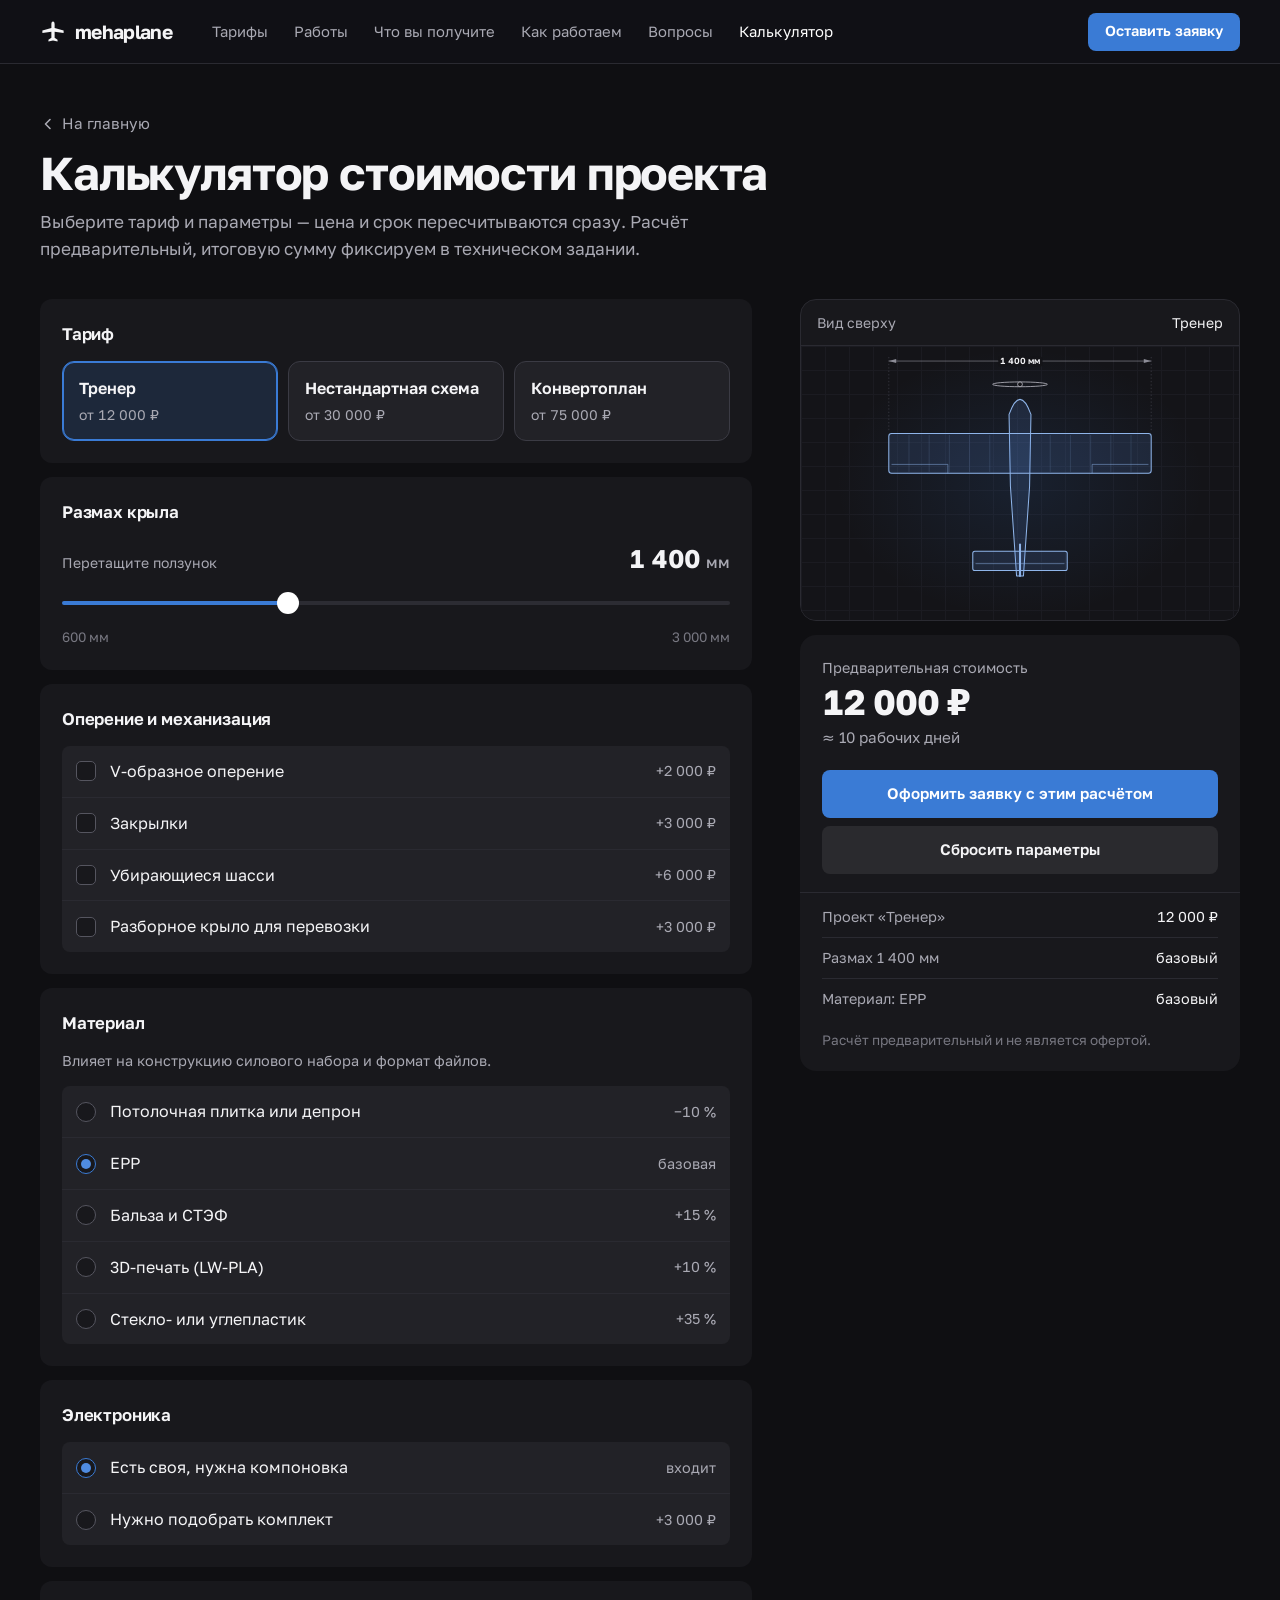
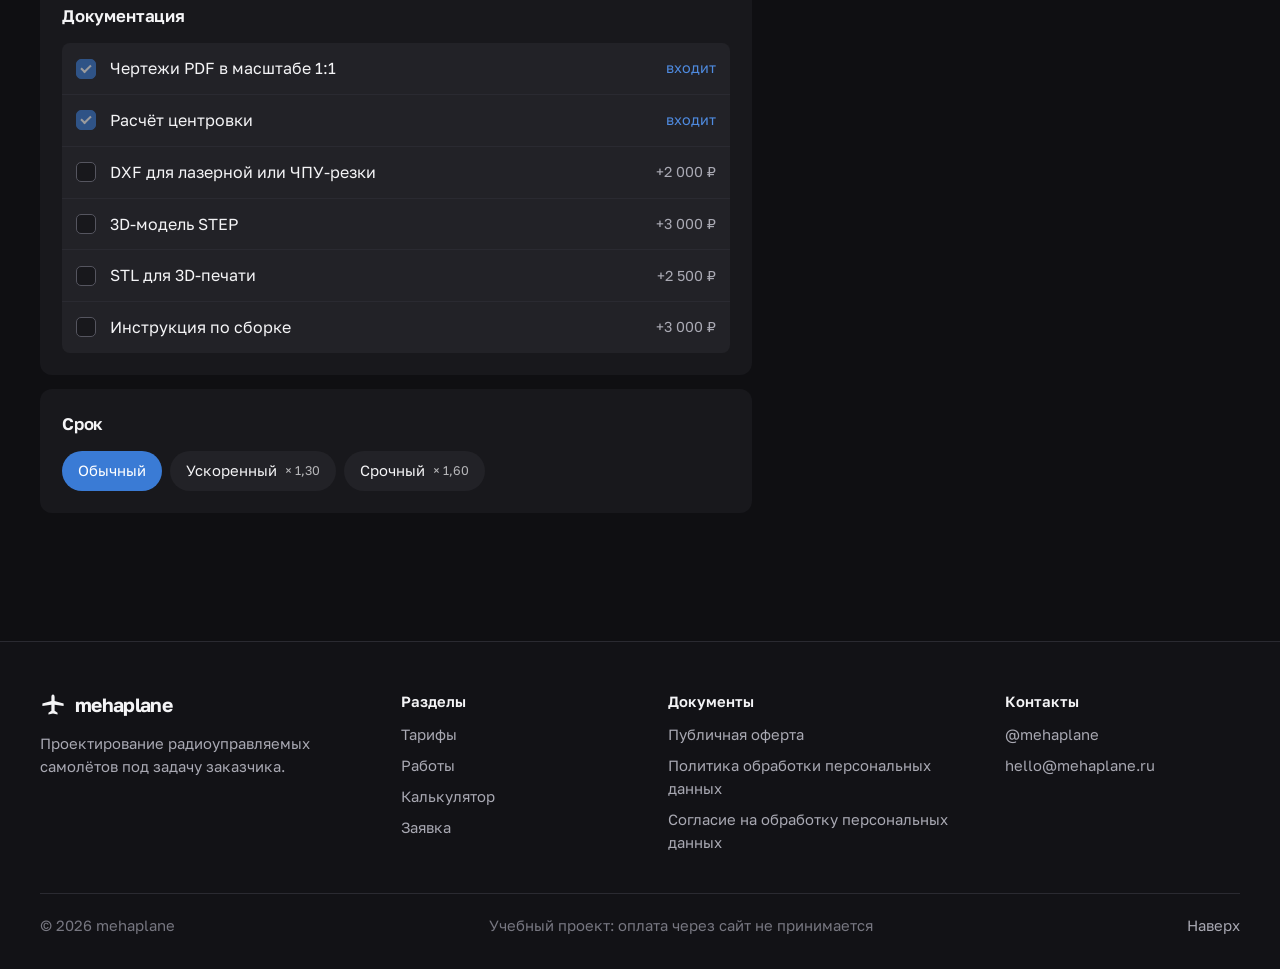
<file: calculator.html>
<!DOCTYPE html>
<html lang="ru">
<head>
  <meta charset="utf-8">
  <meta name="viewport" content="width=device-width, initial-scale=1">
  <title>Калькулятор стоимости проекта RC-самолёта | mehaplane</title>
  <meta name="description" content="Рассчитайте стоимость и срок проекта радиоуправляемого самолёта: тренер, нестандартная схема или конвертоплан. Размах, материал, документация — цена пересчитывается сразу.">
  <link rel="canonical" href="https://wardenhmehaplane.ru/calculator.html">
  <meta name="theme-color" content="#0f0f12">
  <meta property="og:type" content="website">
  <meta property="og:locale" content="ru_RU">
  <meta property="og:site_name" content="mehaplane">
  <meta property="og:url" content="https://wardenhmehaplane.ru/calculator.html">
  <meta property="og:title" content="Калькулятор стоимости проекта RC-самолёта — mehaplane">
  <meta property="og:description" content="Выберите тариф, размах и материал — цена и срок проекта пересчитываются сразу.">
  <meta property="og:image" content="https://wardenhmehaplane.ru/assets/img/og-image.jpg">
  <meta property="og:image:width" content="1200">
  <meta property="og:image:height" content="630">
  <meta name="twitter:card" content="summary_large_image">
  <link rel="icon" href="assets/img/favicon.svg" type="image/svg+xml">
  <link rel="preload" href="assets/fonts/golos-text-cyrillic-wght-normal.woff2" as="font" type="font/woff2" crossorigin>
  <link rel="stylesheet" href="assets/css/style.css?v=4">
  <script type="application/ld+json">
{
  "@context": "https://schema.org",
  "@graph": [
    {
      "@type": "BreadcrumbList",
      "itemListElement": [
        {
          "@type": "ListItem",
          "position": 1,
          "name": "Главная",
          "item": "https://wardenhmehaplane.ru/"
        },
        {
          "@type": "ListItem",
          "position": 2,
          "name": "Калькулятор стоимости",
          "item": "https://wardenhmehaplane.ru/calculator.html"
        }
      ]
    },
    {
      "@type": "WebApplication",
      "name": "Калькулятор стоимости проекта RC-самолёта",
      "url": "https://wardenhmehaplane.ru/calculator.html",
      "applicationCategory": "BusinessApplication",
      "operatingSystem": "Любая, в браузере",
      "inLanguage": "ru",
      "offers": {
        "@type": "Offer",
        "price": 0,
        "priceCurrency": "RUB"
      },
      "provider": {
        "@id": "https://wardenhmehaplane.ru/#org"
      }
    }
  ]
}
  </script>
</head>
<body>
  <a class="skip-link" href="#main">Перейти к калькулятору</a>

  <svg width="0" height="0" style="position:absolute" aria-hidden="true">
    <symbol id="i-logo" viewBox="0 0 24 24"><path fill="currentColor" d="M12 2.2c1.05 0 1.5 1.25 1.5 2.7v3.5l8.3 2.3v2.3l-8.3-1.25v5.5l2.7 1.85v1.65L12 19.8l-4.2.95V19.1l2.7-1.85v-5.5l-8.3 1.25V10.7l8.3-2.3V4.9c0-1.45.45-2.7 1.5-2.7z"/></symbol>
    <symbol id="i-back" viewBox="0 0 16 16"><path fill="none" stroke="currentColor" stroke-width="1.6" stroke-linecap="round" stroke-linejoin="round" d="M10 3.5 5.5 8l4.5 4.5"/></symbol>
  </svg>

  <header class="header" id="top">
    <div class="wrap header-in">
      <a class="logo" href="index.html" aria-label="mehaplane — на главную">
        <svg aria-hidden="true"><use href="#i-logo"/></svg>
        mehaplane
      </a>
      <nav class="nav" id="nav" aria-label="Основное меню">
        <ul class="nav-list">
          <li><a class="nav-link" href="index.html#tarify">Тарифы</a></li>
          <li><a class="nav-link" href="index.html#raboty">Работы</a></li>
          <li><a class="nav-link" href="index.html#rezultat">Что вы получите</a></li>
          <li><a class="nav-link" href="index.html#etapy">Как работаем</a></li>
          <li><a class="nav-link" href="index.html#voprosy">Вопросы</a></li>
          <li><a class="nav-link" href="calculator.html" aria-current="page">Калькулятор</a></li>
        </ul>
        <div class="nav-extra">
          <a class="btn btn-primary btn-block" href="index.html#zayavka">Оставить заявку</a>
        </div>
      </nav>
      <div class="header-actions">
        <a class="btn btn-primary btn-small" href="index.html#zayavka">Оставить заявку</a>
      </div>
      <button class="burger" type="button" aria-expanded="false" aria-controls="nav" aria-label="Открыть меню"><span></span></button>
    </div>
  </header>

  <main id="main" class="calc-page">
    <div class="wrap">
      <div class="calc-head">
        <a class="back-link" href="index.html"><svg aria-hidden="true" width="16" height="16"><use href="#i-back"/></svg>На главную</a>
        <h1 class="h1">Калькулятор стоимости проекта</h1>
        <p class="lead">Выберите тариф и параметры — цена и срок пересчитываются сразу. Расчёт предварительный, итоговую сумму фиксируем в техническом задании.</p>
      </div>

      <div class="calc-grid">
        <form class="calc-form" id="calc-form" novalidate>
          <fieldset class="fs">
            <legend class="fs-legend">Тариф</legend>
            <div class="tier-pick" id="c-tier"></div>
          </fieldset>

          <fieldset class="fs">
            <legend class="fs-legend">Размах крыла</legend>
            <div class="range-wrap">
              <div class="range-top">
                <label for="c-span" class="muted small">Перетащите ползунок</label>
                <output class="range-value" id="c-span-out" for="c-span">1 400 <small>мм</small></output>
              </div>
              <input class="range" type="range" id="c-span" name="span">
              <div class="range-scale"><span id="c-span-min">600 мм</span><span id="c-span-max">3 000 мм</span></div>
            </div>
          </fieldset>

          <fieldset class="fs" data-only="special">
            <legend class="fs-legend">Схема</legend>
            <div class="pills" id="c-scheme"></div>
          </fieldset>

          <fieldset class="fs" data-only="vtol">
            <legend class="fs-legend">Моторы и механизм поворота</legend>
            <div class="vtol-groups" style="display:grid;gap:18px">
              <div>
                <p class="field-label" id="lbl-motors" style="margin-bottom:8px">Поворотных моторов</p>
                <div class="pills" id="c-motors" role="radiogroup" aria-labelledby="lbl-motors"></div>
              </div>
              <div>
                <p class="field-label" id="lbl-tilt" style="margin-bottom:8px">Что поворачивается</p>
                <div class="pills" id="c-tilt" role="radiogroup" aria-labelledby="lbl-tilt"></div>
              </div>
              <div>
                <p class="field-label" id="lbl-drive" style="margin-bottom:8px">Привод поворота</p>
                <div class="pills" id="c-drive" role="radiogroup" aria-labelledby="lbl-drive"></div>
              </div>
              <div class="rows" id="c-fc"></div>
            </div>
          </fieldset>

          <fieldset class="fs">
            <legend class="fs-legend">Оперение и механизация</legend>
            <div class="rows" id="c-options"></div>
          </fieldset>

          <fieldset class="fs">
            <legend class="fs-legend">Материал</legend>
            <p class="fs-note">Влияет на конструкцию силового набора и формат файлов.</p>
            <div class="rows" id="c-material"></div>
          </fieldset>

          <fieldset class="fs">
            <legend class="fs-legend">Электроника</legend>
            <div class="rows" id="c-electronics"></div>
          </fieldset>

          <fieldset class="fs">
            <legend class="fs-legend">Документация</legend>
            <div class="rows" id="c-docs"></div>
          </fieldset>

          <fieldset class="fs">
            <legend class="fs-legend">Срок</legend>
            <div class="pills" id="c-urgency"></div>
          </fieldset>
        </form>

        <aside class="calc-side" aria-label="Результат расчёта">
          <figure class="viewport calc-view">
            <div class="viewport-bar">
              <span class="viewport-title">Вид сверху</span>
              <span class="small" id="c-view-name">Тренер</span>
            </div>
            <div class="viewport-canvas"><svg id="c-svg" role="img" aria-label="Чертёж самолёта с выбранными параметрами"></svg></div>
          </figure>

          <section class="summary" id="c-summary" aria-labelledby="c-total-label">
            <div class="summary-total">
              <span class="total-label" id="c-total-label">Предварительная стоимость</span>
              <output class="total-value" id="c-total" aria-live="polite">12 000 ₽</output>
              <span class="total-days" id="c-days">≈ 10 рабочих дней</span>
            </div>
            <div class="summary-actions">
              <button class="btn btn-primary btn-block" type="button" id="c-order">Оформить заявку с этим расчётом</button>
              <button class="btn btn-secondary btn-block" type="button" id="c-reset">Сбросить параметры</button>
            </div>
            <div class="summary-lines" id="c-lines"></div>
            <p class="summary-note">Расчёт предварительный и не является офертой.</p>
          </section>
        </aside>
      </div>
    </div>
  </main>

  <div class="calc-bar" id="calc-bar">
    <div class="calc-bar-total"><small>Предварительно</small><strong id="c-bar-total">12 000 ₽</strong></div>
    <button class="btn btn-primary" type="button" id="c-bar-order">Оформить заявку</button>
  </div>

  <footer class="footer">
    <div class="wrap">
      <div class="footer-grid">
        <div class="footer-about">
          <a class="logo" href="index.html"><svg aria-hidden="true"><use href="#i-logo"/></svg>mehaplane</a>
          <p>Проектирование радиоуправляемых самолётов под задачу заказчика.</p>
        </div>
        <div>
          <p class="footer-title">Разделы</p>
          <ul>
            <li><a href="index.html#tarify">Тарифы</a></li>
            <li><a href="index.html#raboty">Работы</a></li>
            <li><a href="calculator.html">Калькулятор</a></li>
            <li><a href="index.html#zayavka">Заявка</a></li>
          </ul>
        </div>
        <div>
          <p class="footer-title">Документы</p>
          <ul>
            <li><a href="offer.html">Публичная оферта</a></li>
            <li><a href="privacy.html">Политика обработки персональных данных</a></li>
            <li><a href="consent.html">Согласие на обработку персональных данных</a></li>
          </ul>
        </div>
        <div>
          <p class="footer-title">Контакты</p>
          <ul>
            <li><a data-tg href="https://t.me/mehaplane">@mehaplane</a></li>
            <li><a data-email href="mailto:hello@mehaplane.ru">hello@mehaplane.ru</a></li>
          </ul>
        </div>
      </div>
      <div class="footer-bottom">
        <span>© 2026 mehaplane</span>
        <span class="footer-note">Учебный проект: оплата через сайт не принимается</span>
        <a href="#top">Наверх</a>
      </div>
    </div>
  </footer>

  <script src="assets/js/errors.js?v=5"></script>
  <script src="assets/js/config.js?v=5"></script>
  <script src="assets/js/plane.js?v=5"></script>
  <script src="assets/js/common.js?v=5"></script>
  <script src="assets/js/price.js?v=5"></script>
  <script src="assets/js/calc.js?v=5"></script>
</body>
</html>
</file>
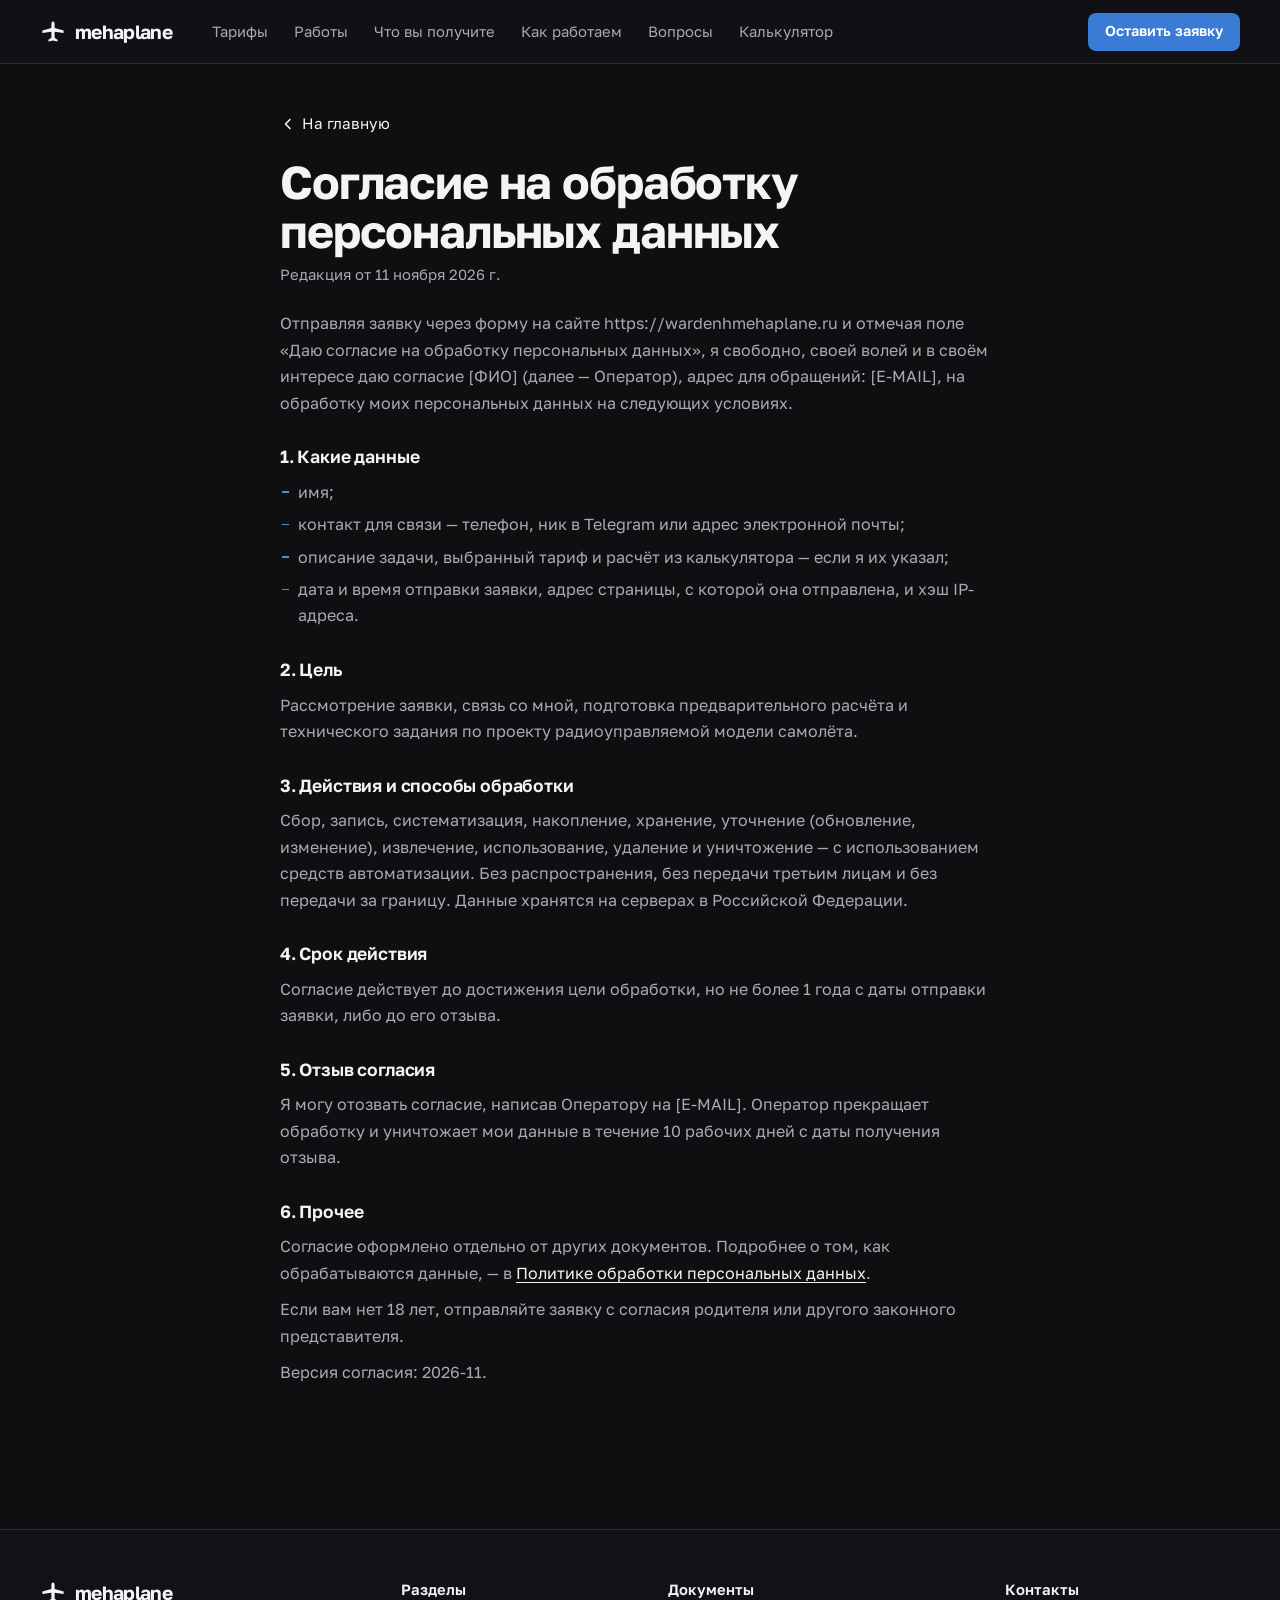
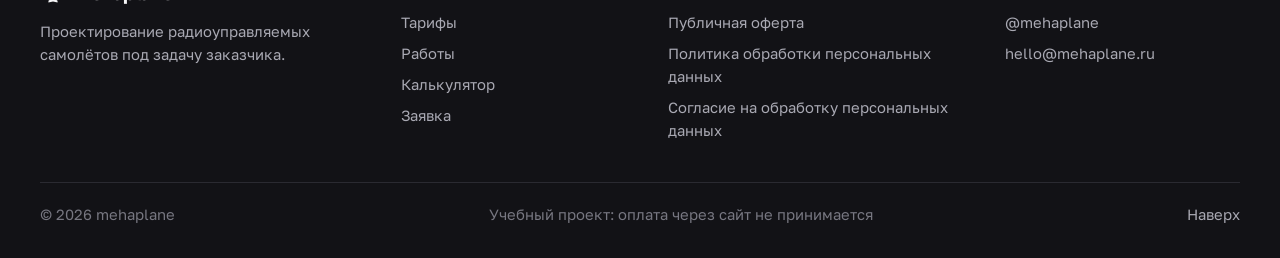
<file: consent.html>
<!DOCTYPE html>
<html lang="ru">
<head>
  <meta charset="utf-8">
  <meta name="viewport" content="width=device-width, initial-scale=1">
  <title>Согласие на обработку персональных данных — mehaplane</title>
  <meta name="description" content="Текст согласия на обработку персональных данных, которое даётся при отправке заявки на сайте mehaplane.">
  <link rel="canonical" href="https://wardenhmehaplane.ru/consent.html">
  <meta name="theme-color" content="#0f0f12">
  <meta property="og:type" content="website">
  <meta property="og:locale" content="ru_RU">
  <meta property="og:title" content="Согласие на обработку персональных данных — mehaplane">
  <link rel="icon" href="assets/img/favicon.svg" type="image/svg+xml">
  <link rel="preload" href="assets/fonts/golos-text-cyrillic-wght-normal.woff2" as="font" type="font/woff2" crossorigin>
  <link rel="stylesheet" href="assets/css/style.css?v=4">
</head>
<body>
  <a class="skip-link" href="#main">Перейти к содержанию</a>

  <svg width="0" height="0" style="position:absolute" aria-hidden="true">
    <symbol id="i-logo" viewBox="0 0 24 24"><path fill="currentColor" d="M12 2.2c1.05 0 1.5 1.25 1.5 2.7v3.5l8.3 2.3v2.3l-8.3-1.25v5.5l2.7 1.85v1.65L12 19.8l-4.2.95V19.1l2.7-1.85v-5.5l-8.3 1.25V10.7l8.3-2.3V4.9c0-1.45.45-2.7 1.5-2.7z"/></symbol>
    <symbol id="i-back" viewBox="0 0 16 16"><path fill="none" stroke="currentColor" stroke-width="1.6" stroke-linecap="round" stroke-linejoin="round" d="M10 3.5 5.5 8l4.5 4.5"/></symbol>
  </svg>

  <header class="header" id="top">
    <div class="wrap header-in">
      <a class="logo" href="index.html" aria-label="mehaplane — на главную">
        <svg aria-hidden="true"><use href="#i-logo"/></svg>
        mehaplane
      </a>
      <nav class="nav" id="nav" aria-label="Основное меню">
        <ul class="nav-list">
          <li><a class="nav-link" href="index.html#tarify">Тарифы</a></li>
          <li><a class="nav-link" href="index.html#raboty">Работы</a></li>
          <li><a class="nav-link" href="index.html#rezultat">Что вы получите</a></li>
          <li><a class="nav-link" href="index.html#etapy">Как работаем</a></li>
          <li><a class="nav-link" href="index.html#voprosy">Вопросы</a></li>
          <li><a class="nav-link" href="calculator.html">Калькулятор</a></li>
        </ul>
        <div class="nav-extra">
          <a class="btn btn-primary btn-block" href="index.html#zayavka">Оставить заявку</a>
        </div>
      </nav>
      <div class="header-actions">
        <a class="btn btn-primary btn-small" href="index.html#zayavka">Оставить заявку</a>
      </div>
      <button class="burger" type="button" aria-expanded="false" aria-controls="nav" aria-label="Открыть меню"><span></span></button>
    </div>
  </header>

  <main id="main">
    <article class="wrap doc">
      <a class="back-link" href="index.html"><svg aria-hidden="true" width="16" height="16"><use href="#i-back"/></svg>На главную</a>
      <h1 class="h1">Согласие на обработку персональных данных</h1>
      <p class="doc-date">Редакция от 11 ноября 2026 г.</p>
      <p>Отправляя заявку через форму на сайте https://wardenhmehaplane.ru и отмечая поле «Даю согласие на обработку персональных данных», я свободно, своей волей и в своём интересе даю согласие [ФИО] (далее — Оператор), адрес для обращений: [E-MAIL], на обработку моих персональных данных на следующих условиях.</p>
      <h2 class="h3">1. Какие данные</h2>
      <ul>
        <li>имя;</li>
        <li>контакт для связи — телефон, ник в Telegram или адрес электронной почты;</li>
        <li>описание задачи, выбранный тариф и расчёт из калькулятора — если я их указал;</li>
        <li>дата и время отправки заявки, адрес страницы, с которой она отправлена, и хэш IP-адреса.</li>
      </ul>
      <h2 class="h3">2. Цель</h2>
      <p>Рассмотрение заявки, связь со мной, подготовка предварительного расчёта и технического задания по проекту радиоуправляемой модели самолёта.</p>
      <h2 class="h3">3. Действия и способы обработки</h2>
      <p>Сбор, запись, систематизация, накопление, хранение, уточнение (обновление, изменение), извлечение, использование, удаление и уничтожение — с использованием средств автоматизации. Без распространения, без передачи третьим лицам и без передачи за границу. Данные хранятся на серверах в Российской Федерации.</p>
      <h2 class="h3">4. Срок действия</h2>
      <p>Согласие действует до достижения цели обработки, но не более 1 года с даты отправки заявки, либо до его отзыва.</p>
      <h2 class="h3">5. Отзыв согласия</h2>
      <p>Я могу отозвать согласие, написав Оператору на [E-MAIL]. Оператор прекращает обработку и уничтожает мои данные в течение 10 рабочих дней с даты получения отзыва.</p>
      <h2 class="h3">6. Прочее</h2>
      <p>Согласие оформлено отдельно от других документов. Подробнее о том, как обрабатываются данные, — в <a href="privacy.html">Политике обработки персональных данных</a>.</p>
      <p>Если вам нет 18 лет, отправляйте заявку с согласия родителя или другого законного представителя.</p>
      <p>Версия согласия: 2026-11.</p>
    </article>
  </main>

  <footer class="footer">
    <div class="wrap">
      <div class="footer-grid">
        <div class="footer-about">
          <a class="logo" href="index.html"><svg aria-hidden="true"><use href="#i-logo"/></svg>mehaplane</a>
          <p>Проектирование радиоуправляемых самолётов под задачу заказчика.</p>
        </div>
        <div>
          <p class="footer-title">Разделы</p>
          <ul>
            <li><a href="index.html#tarify">Тарифы</a></li>
            <li><a href="index.html#raboty">Работы</a></li>
            <li><a href="calculator.html">Калькулятор</a></li>
            <li><a href="index.html#zayavka">Заявка</a></li>
          </ul>
        </div>
        <div>
          <p class="footer-title">Документы</p>
          <ul>
            <li><a href="offer.html">Публичная оферта</a></li>
            <li><a href="privacy.html">Политика обработки персональных данных</a></li>
            <li><a href="consent.html">Согласие на обработку персональных данных</a></li>
          </ul>
        </div>
        <div>
          <p class="footer-title">Контакты</p>
          <ul>
            <li><a data-tg href="https://t.me/mehaplane">@mehaplane</a></li>
            <li><a data-email href="mailto:hello@mehaplane.ru">hello@mehaplane.ru</a></li>
          </ul>
        </div>
      </div>
      <div class="footer-bottom">
        <span>© 2026 mehaplane</span>
        <span class="footer-note">Учебный проект: оплата через сайт не принимается</span>
        <a href="#top">Наверх</a>
      </div>
    </div>
  </footer>

  <script src="assets/js/config.js?v=3"></script>
  <script src="assets/js/common.js?v=3"></script>
  </body>
</html>
</file>
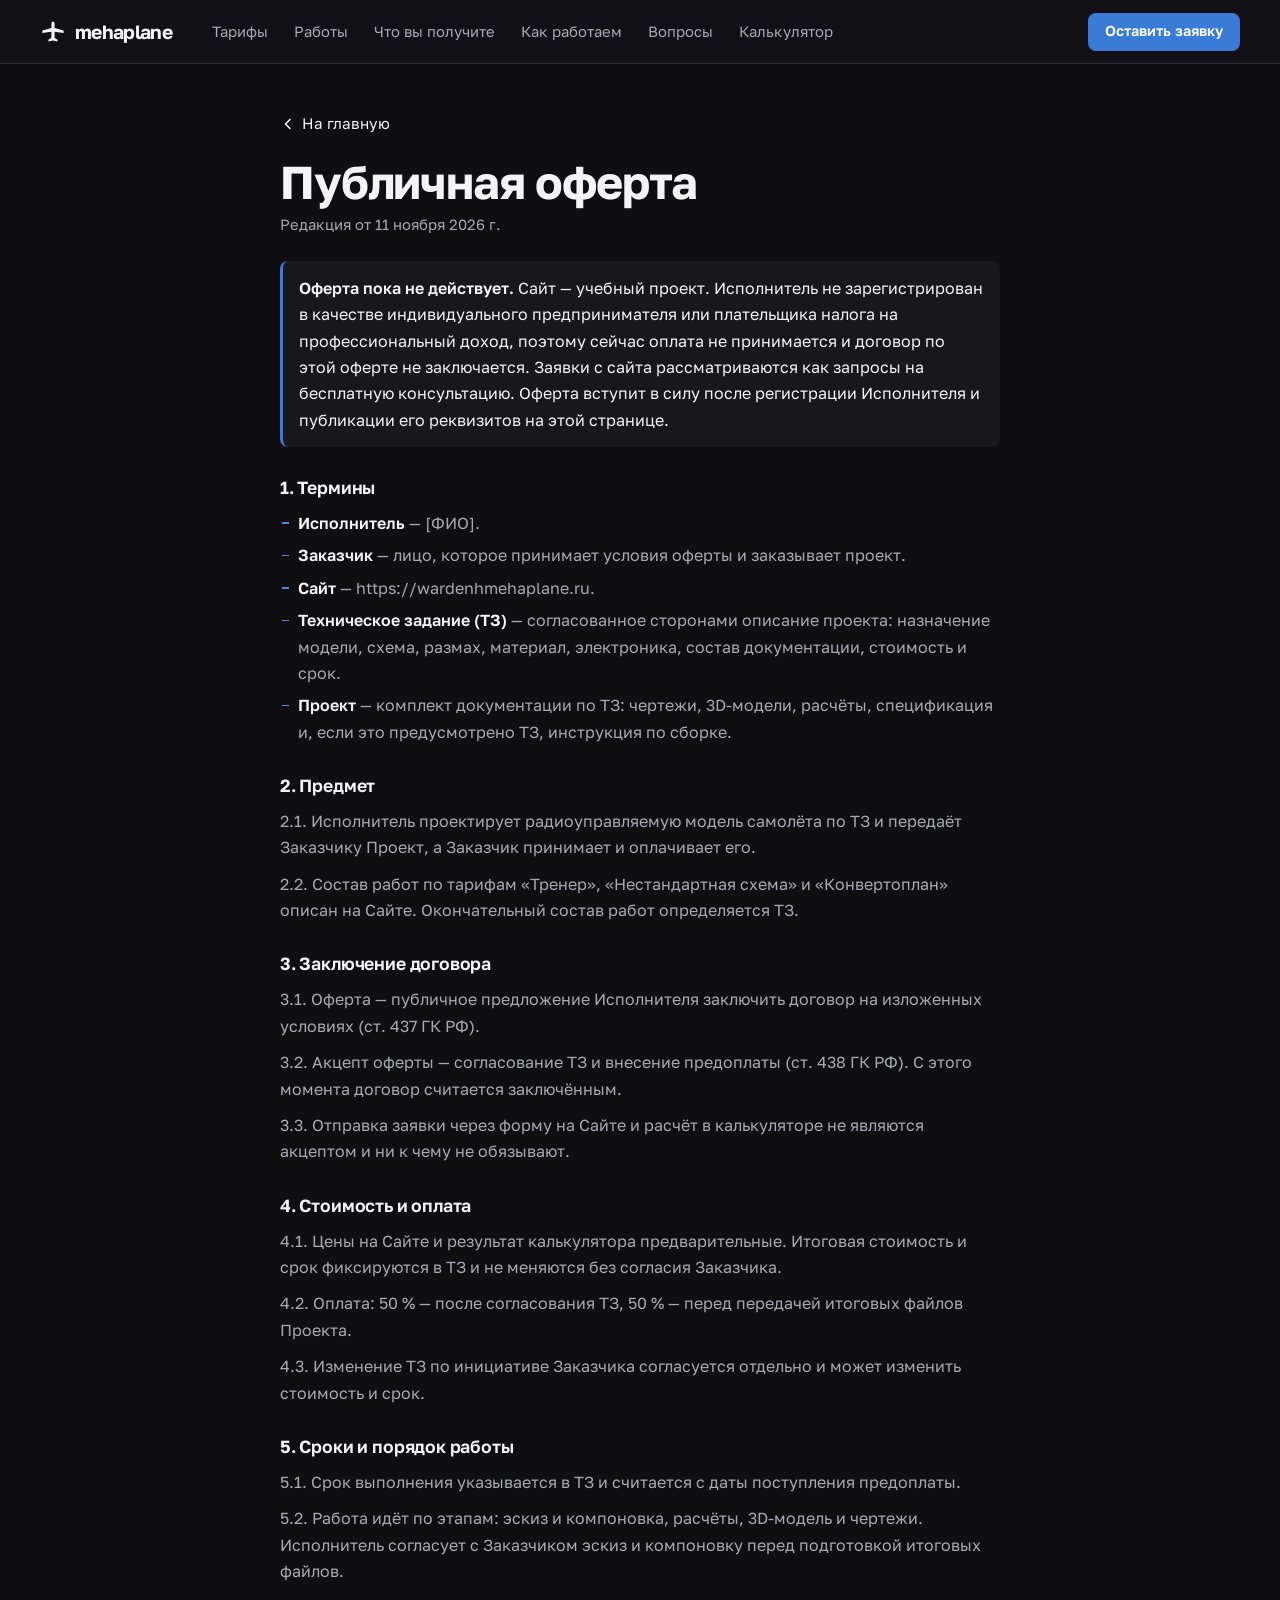
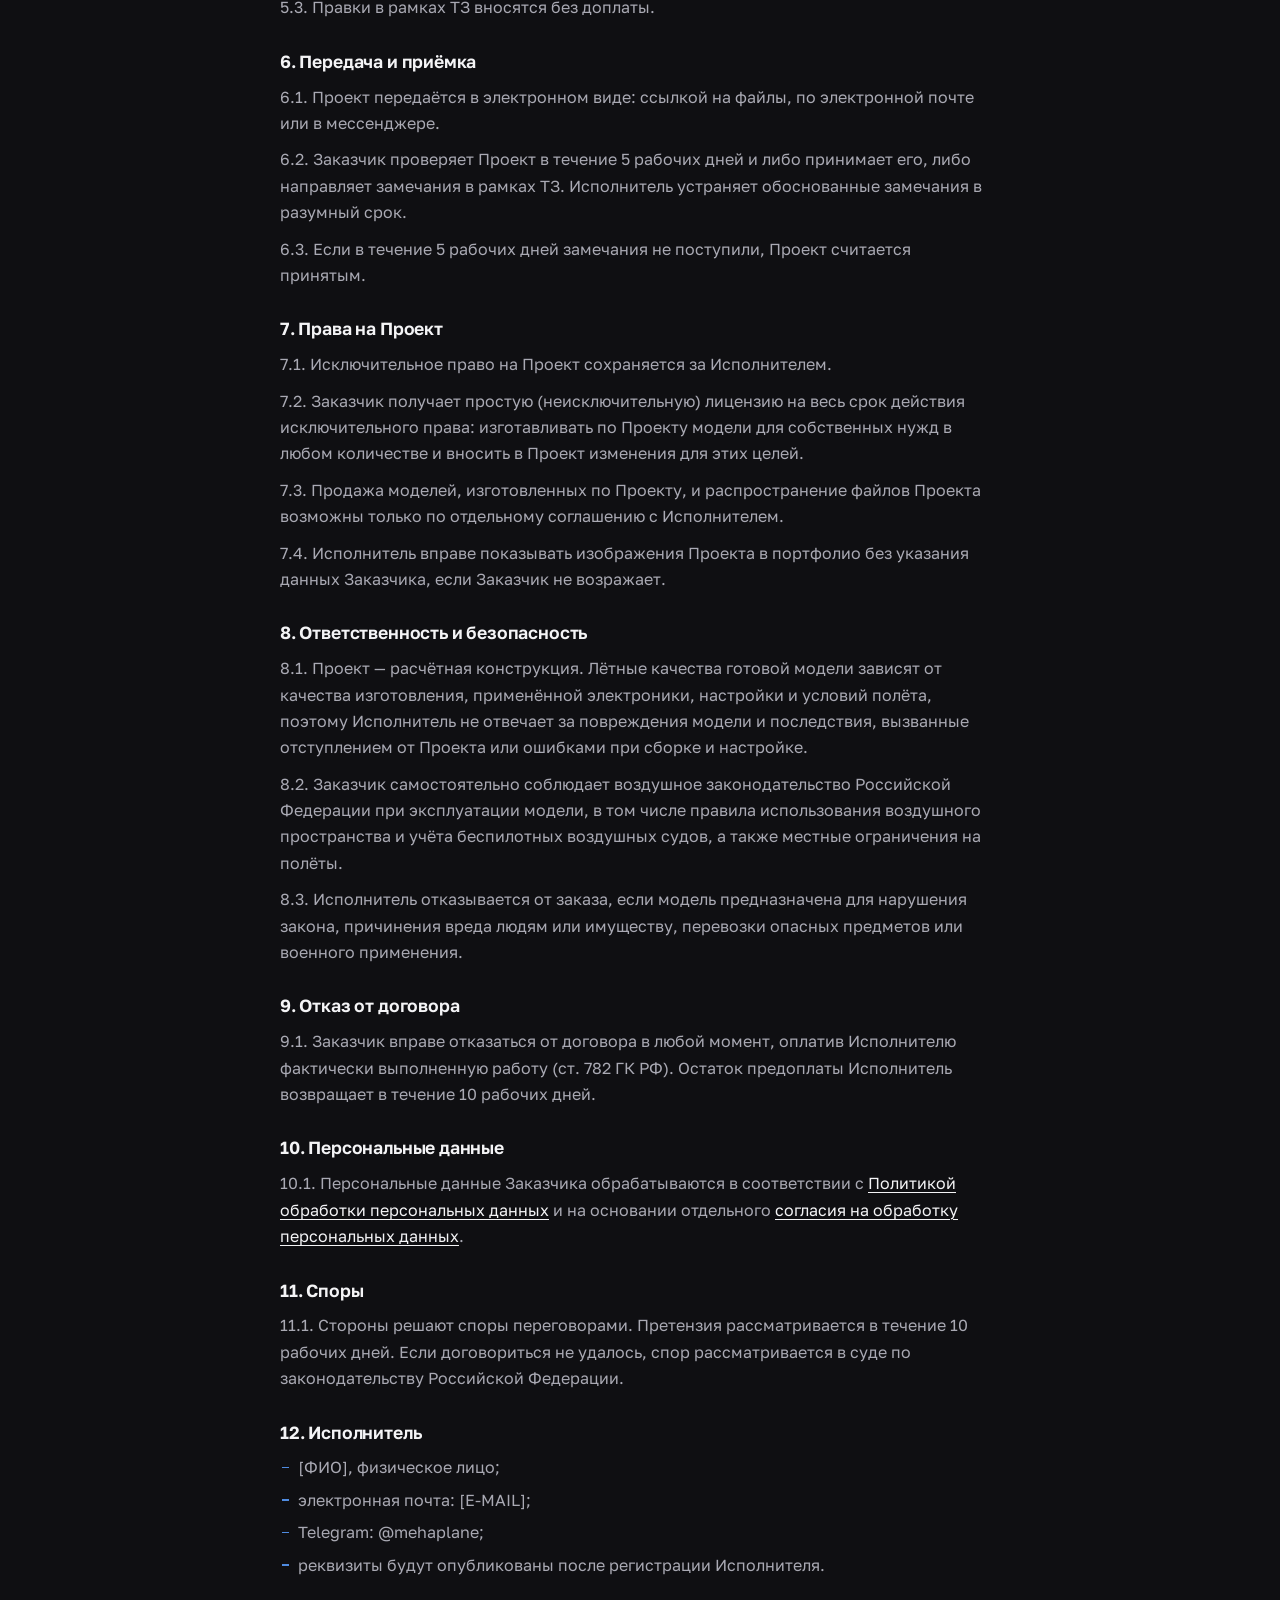
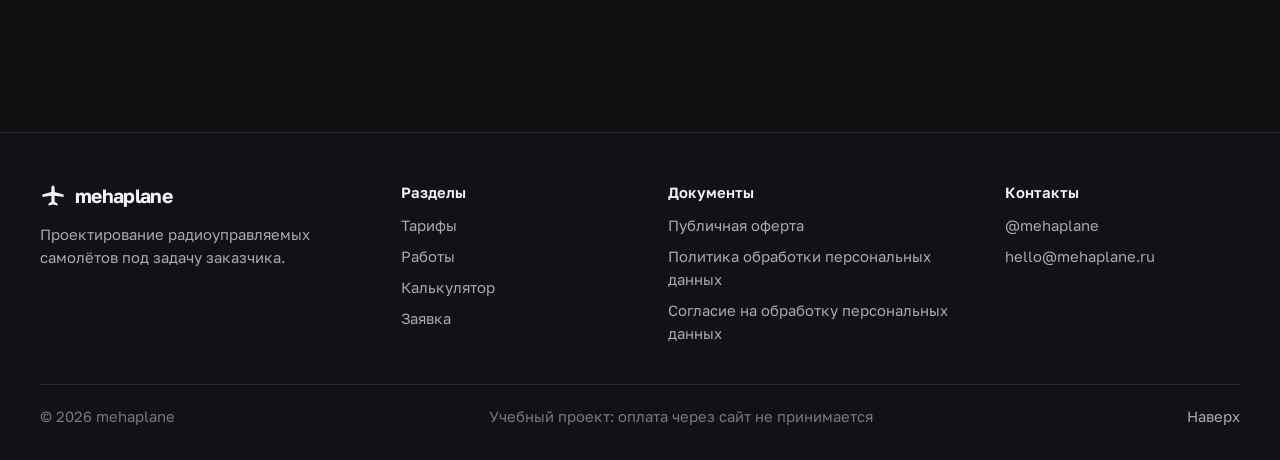
<file: offer.html>
<!DOCTYPE html>
<html lang="ru">
<head>
  <meta charset="utf-8">
  <meta name="viewport" content="width=device-width, initial-scale=1">
  <title>Публичная оферта — mehaplane</title>
  <meta name="description" content="Условия оказания услуг по проектированию радиоуправляемых моделей самолётов студией mehaplane.">
  <link rel="canonical" href="https://wardenhmehaplane.ru/offer.html">
  <meta name="theme-color" content="#0f0f12">
  <meta property="og:type" content="website">
  <meta property="og:locale" content="ru_RU">
  <meta property="og:title" content="Публичная оферта — mehaplane">
  <link rel="icon" href="assets/img/favicon.svg" type="image/svg+xml">
  <link rel="preload" href="assets/fonts/golos-text-cyrillic-wght-normal.woff2" as="font" type="font/woff2" crossorigin>
  <link rel="stylesheet" href="assets/css/style.css?v=4">
</head>
<body>
  <a class="skip-link" href="#main">Перейти к содержанию</a>

  <svg width="0" height="0" style="position:absolute" aria-hidden="true">
    <symbol id="i-logo" viewBox="0 0 24 24"><path fill="currentColor" d="M12 2.2c1.05 0 1.5 1.25 1.5 2.7v3.5l8.3 2.3v2.3l-8.3-1.25v5.5l2.7 1.85v1.65L12 19.8l-4.2.95V19.1l2.7-1.85v-5.5l-8.3 1.25V10.7l8.3-2.3V4.9c0-1.45.45-2.7 1.5-2.7z"/></symbol>
    <symbol id="i-back" viewBox="0 0 16 16"><path fill="none" stroke="currentColor" stroke-width="1.6" stroke-linecap="round" stroke-linejoin="round" d="M10 3.5 5.5 8l4.5 4.5"/></symbol>
  </svg>

  <header class="header" id="top">
    <div class="wrap header-in">
      <a class="logo" href="index.html" aria-label="mehaplane — на главную">
        <svg aria-hidden="true"><use href="#i-logo"/></svg>
        mehaplane
      </a>
      <nav class="nav" id="nav" aria-label="Основное меню">
        <ul class="nav-list">
          <li><a class="nav-link" href="index.html#tarify">Тарифы</a></li>
          <li><a class="nav-link" href="index.html#raboty">Работы</a></li>
          <li><a class="nav-link" href="index.html#rezultat">Что вы получите</a></li>
          <li><a class="nav-link" href="index.html#etapy">Как работаем</a></li>
          <li><a class="nav-link" href="index.html#voprosy">Вопросы</a></li>
          <li><a class="nav-link" href="calculator.html">Калькулятор</a></li>
        </ul>
        <div class="nav-extra">
          <a class="btn btn-primary btn-block" href="index.html#zayavka">Оставить заявку</a>
        </div>
      </nav>
      <div class="header-actions">
        <a class="btn btn-primary btn-small" href="index.html#zayavka">Оставить заявку</a>
      </div>
      <button class="burger" type="button" aria-expanded="false" aria-controls="nav" aria-label="Открыть меню"><span></span></button>
    </div>
  </header>

  <main id="main">
    <article class="wrap doc">
      <a class="back-link" href="index.html"><svg aria-hidden="true" width="16" height="16"><use href="#i-back"/></svg>На главную</a>
      <h1 class="h1">Публичная оферта</h1>
      <p class="doc-date">Редакция от 11 ноября 2026 г.</p>
<div class="doc-note"><p><strong>Оферта пока не действует.</strong> Сайт — учебный проект. Исполнитель не зарегистрирован в качестве индивидуального предпринимателя или плательщика налога на профессиональный доход, поэтому сейчас оплата не принимается и договор по этой оферте не заключается. Заявки с сайта рассматриваются как запросы на бесплатную консультацию. Оферта вступит в силу после регистрации Исполнителя и публикации его реквизитов на этой странице.</p></div>
      <h2 class="h3">1. Термины</h2>
      <ul>
        <li><strong>Исполнитель</strong> — [ФИО].</li>
        <li><strong>Заказчик</strong> — лицо, которое принимает условия оферты и заказывает проект.</li>
        <li><strong>Сайт</strong> — https://wardenhmehaplane.ru.</li>
        <li><strong>Техническое задание (ТЗ)</strong> — согласованное сторонами описание проекта: назначение модели, схема, размах, материал, электроника, состав документации, стоимость и срок.</li>
        <li><strong>Проект</strong> — комплект документации по ТЗ: чертежи, 3D-модели, расчёты, спецификация и, если это предусмотрено ТЗ, инструкция по сборке.</li>
      </ul>
      <h2 class="h3">2. Предмет</h2>
      <p>2.1. Исполнитель проектирует радиоуправляемую модель самолёта по ТЗ и передаёт Заказчику Проект, а Заказчик принимает и оплачивает его.</p>
      <p>2.2. Состав работ по тарифам «Тренер», «Нестандартная схема» и «Конвертоплан» описан на Сайте. Окончательный состав работ определяется ТЗ.</p>
      <h2 class="h3">3. Заключение договора</h2>
      <p>3.1. Оферта — публичное предложение Исполнителя заключить договор на изложенных условиях (ст. 437 ГК РФ).</p>
      <p>3.2. Акцепт оферты — согласование ТЗ и внесение предоплаты (ст. 438 ГК РФ). С этого момента договор считается заключённым.</p>
      <p>3.3. Отправка заявки через форму на Сайте и расчёт в калькуляторе не являются акцептом и ни к чему не обязывают.</p>
      <h2 class="h3">4. Стоимость и оплата</h2>
      <p>4.1. Цены на Сайте и результат калькулятора предварительные. Итоговая стоимость и срок фиксируются в ТЗ и не меняются без согласия Заказчика.</p>
      <p>4.2. Оплата: 50 % — после согласования ТЗ, 50 % — перед передачей итоговых файлов Проекта.</p>
      <p>4.3. Изменение ТЗ по инициативе Заказчика согласуется отдельно и может изменить стоимость и срок.</p>
      <h2 class="h3">5. Сроки и порядок работы</h2>
      <p>5.1. Срок выполнения указывается в ТЗ и считается с даты поступления предоплаты.</p>
      <p>5.2. Работа идёт по этапам: эскиз и компоновка, расчёты, 3D-модель и чертежи. Исполнитель согласует с Заказчиком эскиз и компоновку перед подготовкой итоговых файлов.</p>
      <p>5.3. Правки в рамках ТЗ вносятся без доплаты.</p>
      <h2 class="h3">6. Передача и приёмка</h2>
      <p>6.1. Проект передаётся в электронном виде: ссылкой на файлы, по электронной почте или в мессенджере.</p>
      <p>6.2. Заказчик проверяет Проект в течение 5 рабочих дней и либо принимает его, либо направляет замечания в рамках ТЗ. Исполнитель устраняет обоснованные замечания в разумный срок.</p>
      <p>6.3. Если в течение 5 рабочих дней замечания не поступили, Проект считается принятым.</p>
      <h2 class="h3">7. Права на Проект</h2>
      <p>7.1. Исключительное право на Проект сохраняется за Исполнителем.</p>
      <p>7.2. Заказчик получает простую (неисключительную) лицензию на весь срок действия исключительного права: изготавливать по Проекту модели для собственных нужд в любом количестве и вносить в Проект изменения для этих целей.</p>
      <p>7.3. Продажа моделей, изготовленных по Проекту, и распространение файлов Проекта возможны только по отдельному соглашению с Исполнителем.</p>
      <p>7.4. Исполнитель вправе показывать изображения Проекта в портфолио без указания данных Заказчика, если Заказчик не возражает.</p>
      <h2 class="h3">8. Ответственность и безопасность</h2>
      <p>8.1. Проект — расчётная конструкция. Лётные качества готовой модели зависят от качества изготовления, применённой электроники, настройки и условий полёта, поэтому Исполнитель не отвечает за повреждения модели и последствия, вызванные отступлением от Проекта или ошибками при сборке и настройке.</p>
      <p>8.2. Заказчик самостоятельно соблюдает воздушное законодательство Российской Федерации при эксплуатации модели, в том числе правила использования воздушного пространства и учёта беспилотных воздушных судов, а также местные ограничения на полёты.</p>
      <p>8.3. Исполнитель отказывается от заказа, если модель предназначена для нарушения закона, причинения вреда людям или имуществу, перевозки опасных предметов или военного применения.</p>
      <h2 class="h3">9. Отказ от договора</h2>
      <p>9.1. Заказчик вправе отказаться от договора в любой момент, оплатив Исполнителю фактически выполненную работу (ст. 782 ГК РФ). Остаток предоплаты Исполнитель возвращает в течение 10 рабочих дней.</p>
      <h2 class="h3">10. Персональные данные</h2>
      <p>10.1. Персональные данные Заказчика обрабатываются в соответствии с <a href="privacy.html">Политикой обработки персональных данных</a> и на основании отдельного <a href="consent.html">согласия на обработку персональных данных</a>.</p>
      <h2 class="h3">11. Споры</h2>
      <p>11.1. Стороны решают споры переговорами. Претензия рассматривается в течение 10 рабочих дней. Если договориться не удалось, спор рассматривается в суде по законодательству Российской Федерации.</p>
      <h2 class="h3">12. Исполнитель</h2>
      <ul>
        <li>[ФИО], физическое лицо;</li>
        <li>электронная почта: [E-MAIL];</li>
        <li>Telegram: @mehaplane;</li>
        <li>реквизиты будут опубликованы после регистрации Исполнителя.</li>
      </ul>
    </article>
  </main>

  <footer class="footer">
    <div class="wrap">
      <div class="footer-grid">
        <div class="footer-about">
          <a class="logo" href="index.html"><svg aria-hidden="true"><use href="#i-logo"/></svg>mehaplane</a>
          <p>Проектирование радиоуправляемых самолётов под задачу заказчика.</p>
        </div>
        <div>
          <p class="footer-title">Разделы</p>
          <ul>
            <li><a href="index.html#tarify">Тарифы</a></li>
            <li><a href="index.html#raboty">Работы</a></li>
            <li><a href="calculator.html">Калькулятор</a></li>
            <li><a href="index.html#zayavka">Заявка</a></li>
          </ul>
        </div>
        <div>
          <p class="footer-title">Документы</p>
          <ul>
            <li><a href="offer.html">Публичная оферта</a></li>
            <li><a href="privacy.html">Политика обработки персональных данных</a></li>
            <li><a href="consent.html">Согласие на обработку персональных данных</a></li>
          </ul>
        </div>
        <div>
          <p class="footer-title">Контакты</p>
          <ul>
            <li><a data-tg href="https://t.me/mehaplane">@mehaplane</a></li>
            <li><a data-email href="mailto:hello@mehaplane.ru">hello@mehaplane.ru</a></li>
          </ul>
        </div>
      </div>
      <div class="footer-bottom">
        <span>© 2026 mehaplane</span>
        <span class="footer-note">Учебный проект: оплата через сайт не принимается</span>
        <a href="#top">Наверх</a>
      </div>
    </div>
  </footer>

  <script src="assets/js/config.js?v=3"></script>
  <script src="assets/js/common.js?v=3"></script>
  </body>
</html>
</file>
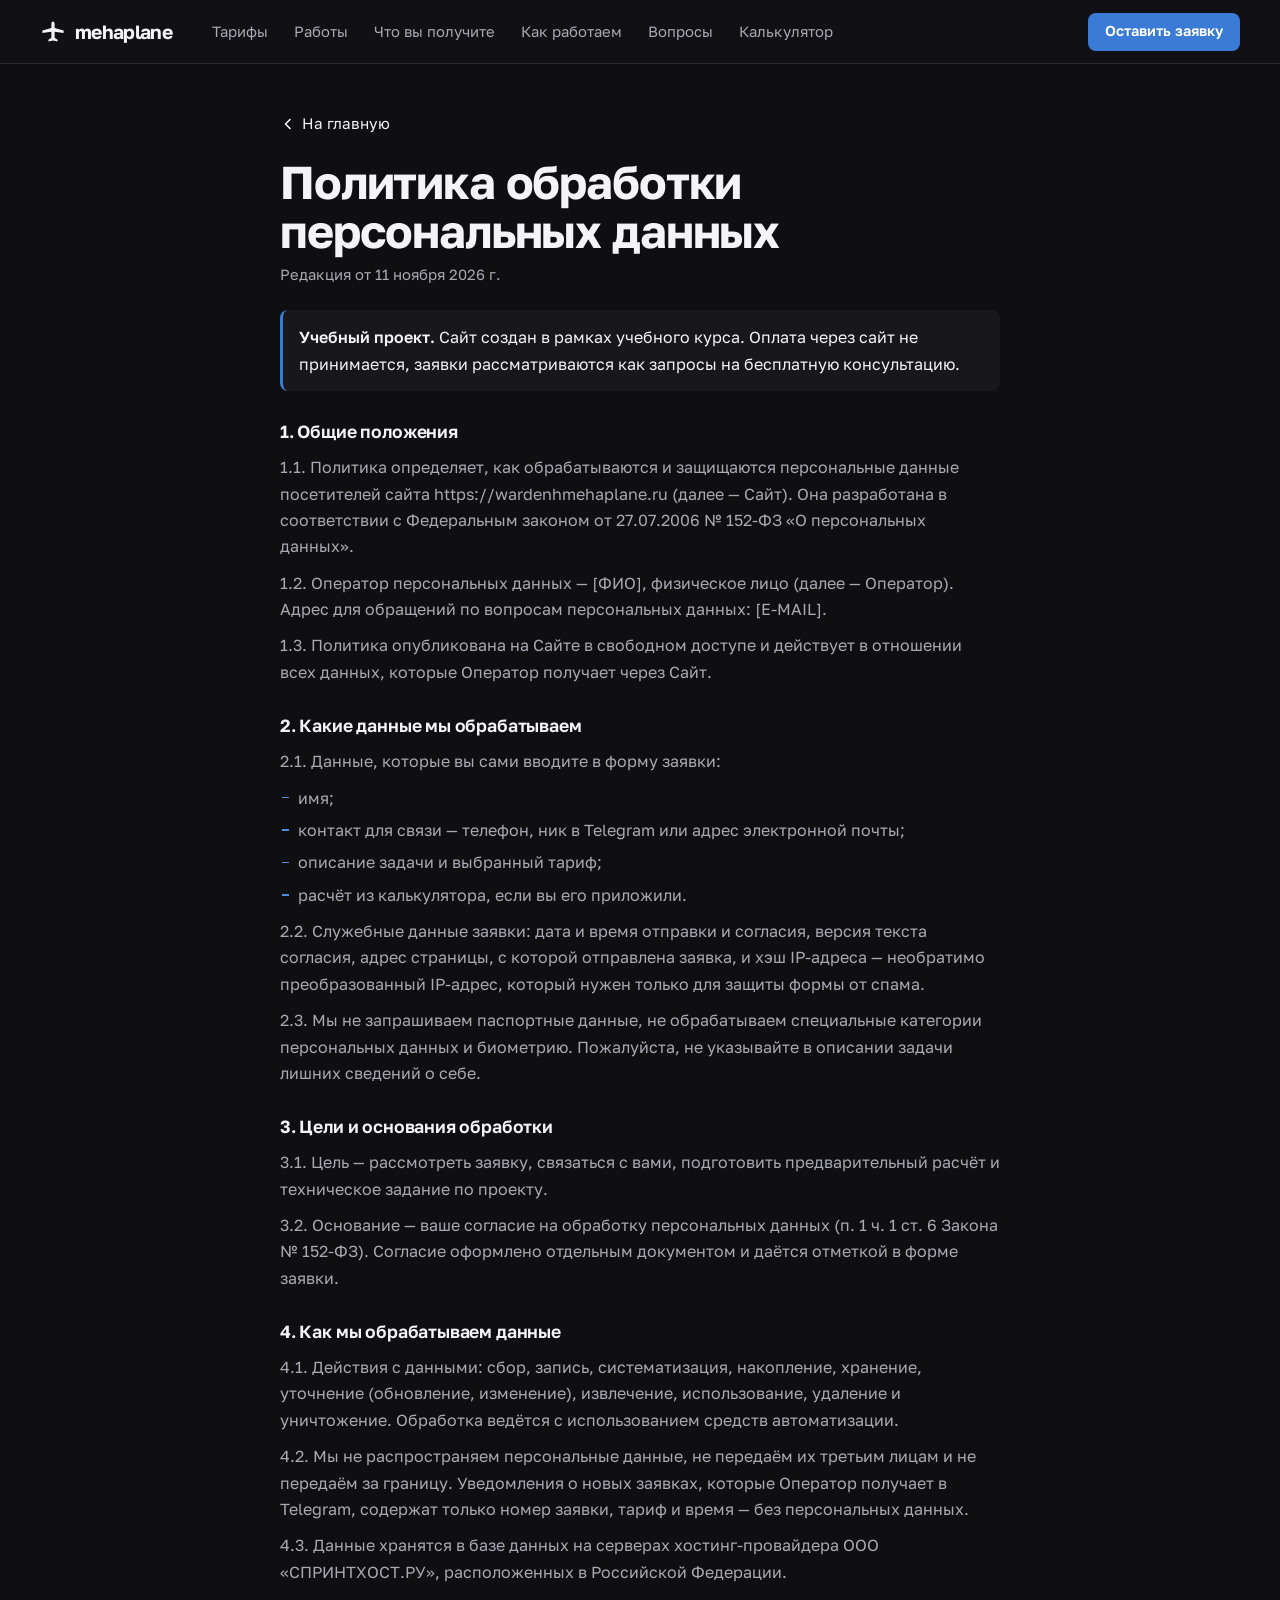
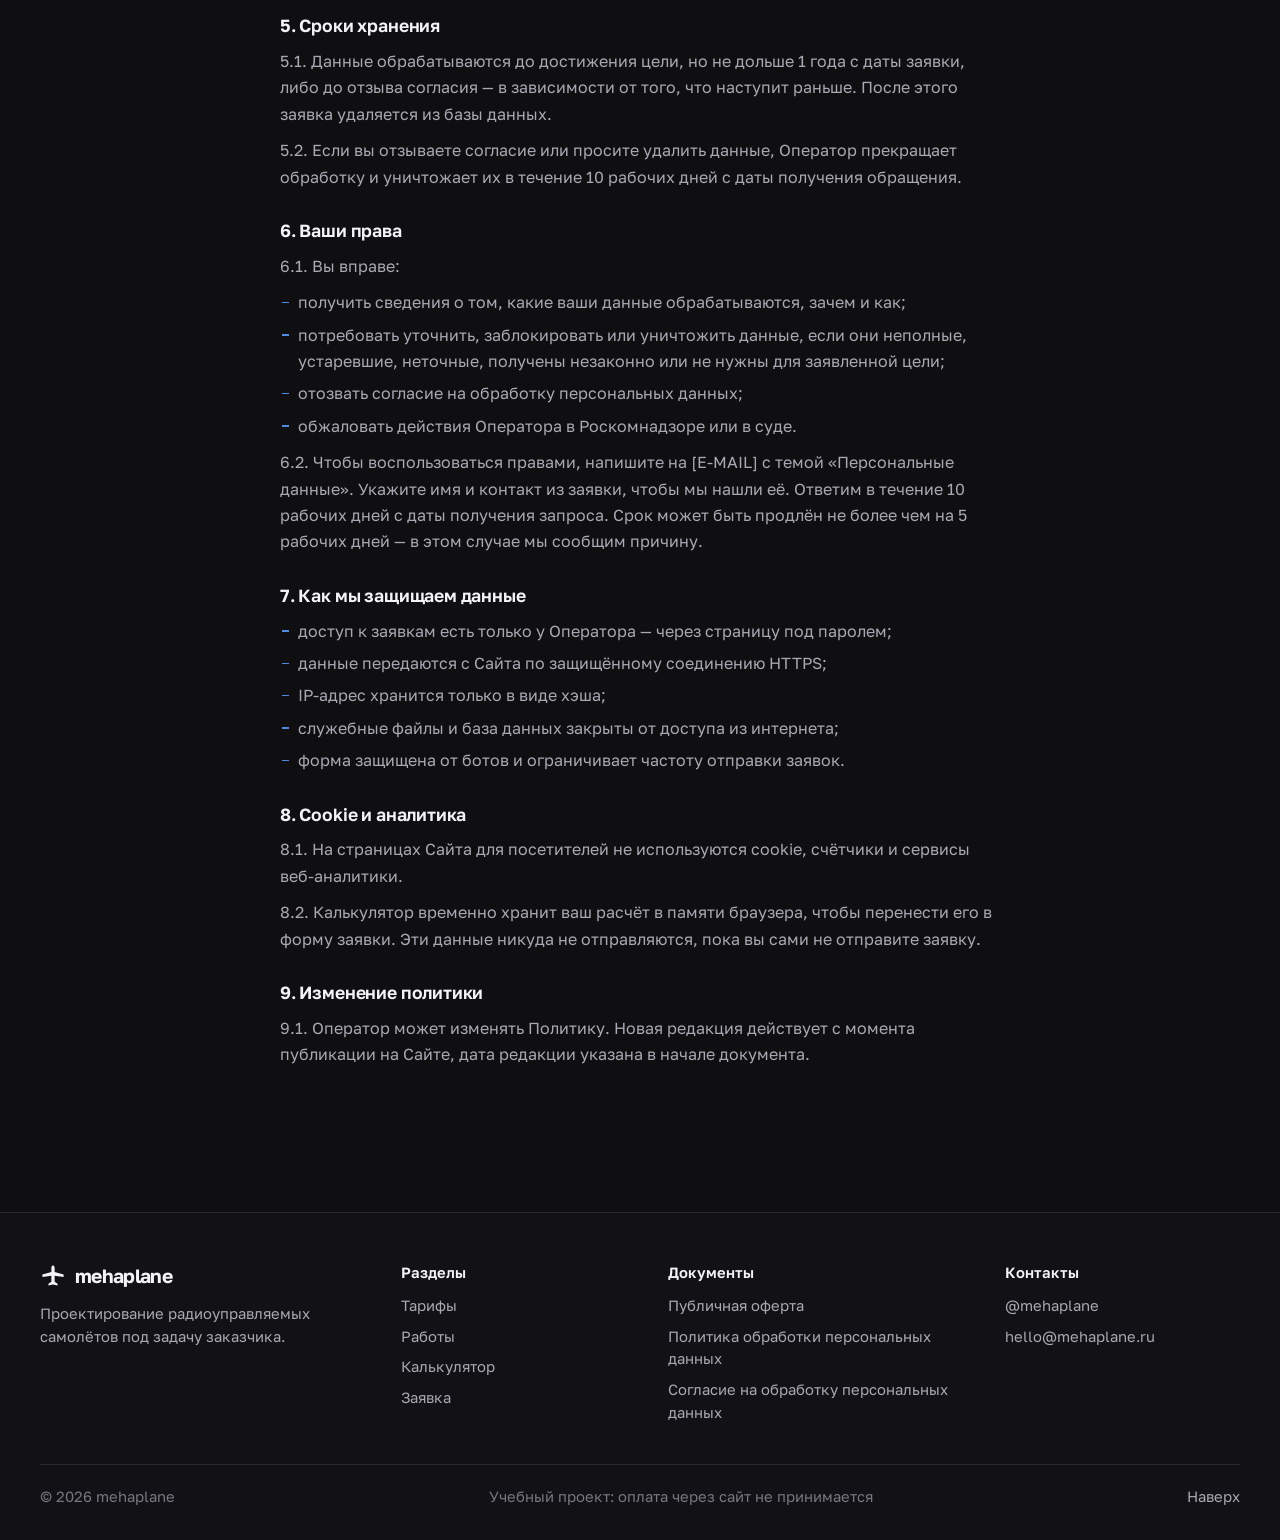
<file: privacy.html>
<!DOCTYPE html>
<html lang="ru">
<head>
  <meta charset="utf-8">
  <meta name="viewport" content="width=device-width, initial-scale=1">
  <title>Политика обработки персональных данных — mehaplane</title>
  <meta name="description" content="Какие персональные данные mehaplane получает через форму заявки, зачем, где и сколько хранит, и как их удалить.">
  <link rel="canonical" href="https://wardenhmehaplane.ru/privacy.html">
  <meta name="theme-color" content="#0f0f12">
  <meta property="og:type" content="website">
  <meta property="og:locale" content="ru_RU">
  <meta property="og:title" content="Политика обработки персональных данных — mehaplane">
  <link rel="icon" href="assets/img/favicon.svg" type="image/svg+xml">
  <link rel="preload" href="assets/fonts/golos-text-cyrillic-wght-normal.woff2" as="font" type="font/woff2" crossorigin>
  <link rel="stylesheet" href="assets/css/style.css?v=4">
</head>
<body>
  <a class="skip-link" href="#main">Перейти к содержанию</a>

  <svg width="0" height="0" style="position:absolute" aria-hidden="true">
    <symbol id="i-logo" viewBox="0 0 24 24"><path fill="currentColor" d="M12 2.2c1.05 0 1.5 1.25 1.5 2.7v3.5l8.3 2.3v2.3l-8.3-1.25v5.5l2.7 1.85v1.65L12 19.8l-4.2.95V19.1l2.7-1.85v-5.5l-8.3 1.25V10.7l8.3-2.3V4.9c0-1.45.45-2.7 1.5-2.7z"/></symbol>
    <symbol id="i-back" viewBox="0 0 16 16"><path fill="none" stroke="currentColor" stroke-width="1.6" stroke-linecap="round" stroke-linejoin="round" d="M10 3.5 5.5 8l4.5 4.5"/></symbol>
  </svg>

  <header class="header" id="top">
    <div class="wrap header-in">
      <a class="logo" href="index.html" aria-label="mehaplane — на главную">
        <svg aria-hidden="true"><use href="#i-logo"/></svg>
        mehaplane
      </a>
      <nav class="nav" id="nav" aria-label="Основное меню">
        <ul class="nav-list">
          <li><a class="nav-link" href="index.html#tarify">Тарифы</a></li>
          <li><a class="nav-link" href="index.html#raboty">Работы</a></li>
          <li><a class="nav-link" href="index.html#rezultat">Что вы получите</a></li>
          <li><a class="nav-link" href="index.html#etapy">Как работаем</a></li>
          <li><a class="nav-link" href="index.html#voprosy">Вопросы</a></li>
          <li><a class="nav-link" href="calculator.html">Калькулятор</a></li>
        </ul>
        <div class="nav-extra">
          <a class="btn btn-primary btn-block" href="index.html#zayavka">Оставить заявку</a>
        </div>
      </nav>
      <div class="header-actions">
        <a class="btn btn-primary btn-small" href="index.html#zayavka">Оставить заявку</a>
      </div>
      <button class="burger" type="button" aria-expanded="false" aria-controls="nav" aria-label="Открыть меню"><span></span></button>
    </div>
  </header>

  <main id="main">
    <article class="wrap doc">
      <a class="back-link" href="index.html"><svg aria-hidden="true" width="16" height="16"><use href="#i-back"/></svg>На главную</a>
      <h1 class="h1">Политика обработки персональных данных</h1>
      <p class="doc-date">Редакция от 11 ноября 2026 г.</p>
<div class="doc-note"><p><strong>Учебный проект.</strong> Сайт создан в рамках учебного курса. Оплата через сайт не принимается, заявки рассматриваются как запросы на бесплатную консультацию.</p></div>
      <h2 class="h3">1. Общие положения</h2>
      <p>1.1. Политика определяет, как обрабатываются и защищаются персональные данные посетителей сайта https://wardenhmehaplane.ru (далее — Сайт). Она разработана в соответствии с Федеральным законом от 27.07.2006 № 152-ФЗ «О персональных данных».</p>
      <p>1.2. Оператор персональных данных — [ФИО], физическое лицо (далее — Оператор). Адрес для обращений по вопросам персональных данных: [E-MAIL].</p>
      <p>1.3. Политика опубликована на Сайте в свободном доступе и действует в отношении всех данных, которые Оператор получает через Сайт.</p>
      <h2 class="h3">2. Какие данные мы обрабатываем</h2>
      <p>2.1. Данные, которые вы сами вводите в форму заявки:</p>
      <ul>
        <li>имя;</li>
        <li>контакт для связи — телефон, ник в Telegram или адрес электронной почты;</li>
        <li>описание задачи и выбранный тариф;</li>
        <li>расчёт из калькулятора, если вы его приложили.</li>
      </ul>
      <p>2.2. Служебные данные заявки: дата и время отправки и согласия, версия текста согласия, адрес страницы, с которой отправлена заявка, и хэш IP-адреса — необратимо преобразованный IP-адрес, который нужен только для защиты формы от спама.</p>
      <p>2.3. Мы не запрашиваем паспортные данные, не обрабатываем специальные категории персональных данных и биометрию. Пожалуйста, не указывайте в описании задачи лишних сведений о себе.</p>
      <h2 class="h3">3. Цели и основания обработки</h2>
      <p>3.1. Цель — рассмотреть заявку, связаться с вами, подготовить предварительный расчёт и техническое задание по проекту.</p>
      <p>3.2. Основание — ваше согласие на обработку персональных данных (п. 1 ч. 1 ст. 6 Закона № 152-ФЗ). Согласие оформлено отдельным документом и даётся отметкой в форме заявки.</p>
      <h2 class="h3">4. Как мы обрабатываем данные</h2>
      <p>4.1. Действия с данными: сбор, запись, систематизация, накопление, хранение, уточнение (обновление, изменение), извлечение, использование, удаление и уничтожение. Обработка ведётся с использованием средств автоматизации.</p>
      <p>4.2. Мы не распространяем персональные данные, не передаём их третьим лицам и не передаём за границу. Уведомления о новых заявках, которые Оператор получает в Telegram, содержат только номер заявки, тариф и время — без персональных данных.</p>
      <p>4.3. Данные хранятся в базе данных на серверах хостинг-провайдера ООО «СПРИНТХОСТ.РУ», расположенных в Российской Федерации.</p>
      <h2 class="h3">5. Сроки хранения</h2>
      <p>5.1. Данные обрабатываются до достижения цели, но не дольше 1 года с даты заявки, либо до отзыва согласия — в зависимости от того, что наступит раньше. После этого заявка удаляется из базы данных.</p>
      <p>5.2. Если вы отзываете согласие или просите удалить данные, Оператор прекращает обработку и уничтожает их в течение 10 рабочих дней с даты получения обращения.</p>
      <h2 class="h3">6. Ваши права</h2>
      <p>6.1. Вы вправе:</p>
      <ul>
        <li>получить сведения о том, какие ваши данные обрабатываются, зачем и как;</li>
        <li>потребовать уточнить, заблокировать или уничтожить данные, если они неполные, устаревшие, неточные, получены незаконно или не нужны для заявленной цели;</li>
        <li>отозвать согласие на обработку персональных данных;</li>
        <li>обжаловать действия Оператора в Роскомнадзоре или в суде.</li>
      </ul>
      <p>6.2. Чтобы воспользоваться правами, напишите на [E-MAIL] с темой «Персональные данные». Укажите имя и контакт из заявки, чтобы мы нашли её. Ответим в течение 10 рабочих дней с даты получения запроса. Срок может быть продлён не более чем на 5 рабочих дней — в этом случае мы сообщим причину.</p>
      <h2 class="h3">7. Как мы защищаем данные</h2>
      <ul>
        <li>доступ к заявкам есть только у Оператора — через страницу под паролем;</li>
        <li>данные передаются с Сайта по защищённому соединению HTTPS;</li>
        <li>IP-адрес хранится только в виде хэша;</li>
        <li>служебные файлы и база данных закрыты от доступа из интернета;</li>
        <li>форма защищена от ботов и ограничивает частоту отправки заявок.</li>
      </ul>
      <h2 class="h3">8. Cookie и аналитика</h2>
      <p>8.1. На страницах Сайта для посетителей не используются cookie, счётчики и сервисы веб-аналитики.</p>
      <p>8.2. Калькулятор временно хранит ваш расчёт в памяти браузера, чтобы перенести его в форму заявки. Эти данные никуда не отправляются, пока вы сами не отправите заявку.</p>
      <h2 class="h3">9. Изменение политики</h2>
      <p>9.1. Оператор может изменять Политику. Новая редакция действует с момента публикации на Сайте, дата редакции указана в начале документа.</p>
    </article>
  </main>

  <footer class="footer">
    <div class="wrap">
      <div class="footer-grid">
        <div class="footer-about">
          <a class="logo" href="index.html"><svg aria-hidden="true"><use href="#i-logo"/></svg>mehaplane</a>
          <p>Проектирование радиоуправляемых самолётов под задачу заказчика.</p>
        </div>
        <div>
          <p class="footer-title">Разделы</p>
          <ul>
            <li><a href="index.html#tarify">Тарифы</a></li>
            <li><a href="index.html#raboty">Работы</a></li>
            <li><a href="calculator.html">Калькулятор</a></li>
            <li><a href="index.html#zayavka">Заявка</a></li>
          </ul>
        </div>
        <div>
          <p class="footer-title">Документы</p>
          <ul>
            <li><a href="offer.html">Публичная оферта</a></li>
            <li><a href="privacy.html">Политика обработки персональных данных</a></li>
            <li><a href="consent.html">Согласие на обработку персональных данных</a></li>
          </ul>
        </div>
        <div>
          <p class="footer-title">Контакты</p>
          <ul>
            <li><a data-tg href="https://t.me/mehaplane">@mehaplane</a></li>
            <li><a data-email href="mailto:hello@mehaplane.ru">hello@mehaplane.ru</a></li>
          </ul>
        </div>
      </div>
      <div class="footer-bottom">
        <span>© 2026 mehaplane</span>
        <span class="footer-note">Учебный проект: оплата через сайт не принимается</span>
        <a href="#top">Наверх</a>
      </div>
    </div>
  </footer>

  <script src="assets/js/config.js?v=3"></script>
  <script src="assets/js/common.js?v=3"></script>
  </body>
</html>
</file>
<file: assets/css/style.css>
/* =========================================================
   mehaplane — стили (тёмная тема в духе магазина игр)
   ========================================================= */

@font-face {
  font-family: 'Golos Text';
  font-style: normal;
  font-display: swap;
  font-weight: 400 900;
  src: url('../fonts/golos-text-cyrillic-wght-normal.woff2') format('woff2-variations');
  unicode-range: U+0301, U+0400-045F, U+0490-0491, U+04B0-04B1, U+2116;
}
@font-face {
  font-family: 'Golos Text';
  font-style: normal;
  font-display: swap;
  font-weight: 400 900;
  src: url('../fonts/golos-text-latin-wght-normal.woff2') format('woff2-variations');
  unicode-range: U+0000-00FF, U+0131, U+0152-0153, U+02BB-02BC, U+02C6, U+02DA, U+02DC, U+0304, U+0308, U+0329, U+2000-206F, U+20AC, U+2122, U+2191, U+2193, U+2212, U+2215, U+FEFF, U+FFFD, U+20BD;
}

:root {
  color-scheme: dark;
  --bg: #0f0f12;
  --bg-2: #18181c;
  --bg-3: #222227;
  --bg-4: #2c2c33;
  --line: #2a2a31;
  --line-strong: #3b3b44;
  --text: #f4f4f6;
  --text-2: #a9a9b3;
  --text-3: #777781;
  --accent: #3a7bd5;
  --accent-hover: #4f8be0;
  --accent-soft: rgba(58, 123, 213, .16);
  --canvas: #141418;
  --draw: #8fb5ea;
  --error: #ef7d75;

  --font: 'Golos Text', system-ui, -apple-system, 'Segoe UI', Roboto, sans-serif;
  --wrap: 1280px;
  --pad: clamp(16px, 4vw, 40px);
  --header: 64px;
  --r-s: 8px;
  --r-m: 12px;
  --r-l: 16px;
}

*,
*::before,
*::after { box-sizing: border-box; }

html {
  -webkit-text-size-adjust: 100%;
  scroll-padding-top: calc(var(--header) + 16px);
  background: var(--bg);
}
@media (prefers-reduced-motion: no-preference) {
  html { scroll-behavior: smooth; }
}

body {
  margin: 0;
  font-family: var(--font);
  font-size: 16px;
  line-height: 1.55;
  color: var(--text);
  background: var(--bg);
  -webkit-font-smoothing: antialiased;
  text-rendering: optimizeLegibility;
}

img, svg { display: block; max-width: 100%; }
a { color: var(--text); text-underline-offset: 3px; text-decoration-thickness: 1px; }
a:hover { color: #fff; }
button, input, select, textarea { font: inherit; color: inherit; }
h1, h2, h3, p, ul, ol, dl, dd, figure { margin: 0; }
ul, ol { padding: 0; list-style: none; }
::selection { background: var(--accent); color: #fff; }

:focus-visible {
  outline: 2px solid var(--accent-hover);
  outline-offset: 2px;
  border-radius: 4px;
}

[hidden] { display: none !important; }

.visually-hidden {
  position: absolute !important;
  width: 1px; height: 1px;
  overflow: hidden; clip: rect(0 0 0 0);
  white-space: nowrap;
}

.skip-link {
  position: absolute; left: 12px; top: -48px; z-index: 100;
  background: var(--accent); color: #fff; padding: 8px 14px; border-radius: var(--r-s);
}
.skip-link:focus { top: 12px; color: #fff; }

.wrap {
  width: 100%;
  max-width: var(--wrap);
  margin-inline: auto;
  padding-inline: var(--pad);
}

/* ---------- типографика ---------- */
.h1 {
  font-size: clamp(1.9rem, 3.6vw, 2.9rem);
  line-height: 1.08;
  font-weight: 700;
  letter-spacing: -0.025em;
  text-wrap: balance;
}
.h2 {
  font-size: clamp(1.45rem, 2.4vw, 1.9rem);
  line-height: 1.15;
  font-weight: 680;
  letter-spacing: -0.02em;
  text-wrap: balance;
}
.h3 {
  font-size: 1.1rem;
  line-height: 1.3;
  font-weight: 620;
  letter-spacing: -0.01em;
}
.lead {
  font-size: 1.075rem;
  line-height: 1.55;
  color: var(--text-2);
  max-width: 38em;
}
.muted { color: var(--text-2); }
.small { font-size: 0.875rem; line-height: 1.5; }
.num { font-variant-numeric: tabular-nums; }

/* ---------- кнопки ---------- */
.btn {
  display: inline-flex; align-items: center; justify-content: center; gap: 8px;
  min-height: 48px;
  padding: 0 22px;
  border: 1px solid transparent;
  border-radius: var(--r-s);
  font-weight: 600;
  font-size: 0.95rem;
  line-height: 1;
  text-decoration: none;
  cursor: pointer;
  white-space: nowrap;
  transition: background-color .15s, border-color .15s, color .15s;
}
.btn-primary { background: var(--accent); color: #fff; }
.btn-primary:hover { background: var(--accent-hover); color: #fff; }
.btn-secondary { background: rgba(255, 255, 255, .08); color: var(--text); }
.btn-secondary:hover { background: rgba(255, 255, 255, .15); color: #fff; }
.btn-ghost { background: none; color: var(--text-2); padding-inline: 8px; }
.btn-ghost:hover { color: #fff; }
.btn-small { min-height: 38px; padding: 0 16px; font-size: 0.9rem; }
.btn-block { width: 100%; }
.btn[disabled] { opacity: .55; cursor: progress; }

/* ---------- шапка ---------- */
.header {
  position: sticky; top: 0; z-index: 50;
  height: var(--header);
  background: rgba(18, 18, 22, .94);
  border-bottom: 1px solid var(--line);
}
@supports (backdrop-filter: blur(8px)) {
  .header { background: rgba(18, 18, 22, .82); backdrop-filter: blur(14px); }
}
.header-in {
  height: 100%;
  display: flex; align-items: center; gap: 28px;
}
.logo {
  display: inline-flex; align-items: center; gap: 9px;
  color: var(--text); text-decoration: none;
  font-weight: 700; font-size: 1.2rem; letter-spacing: -0.035em;
}
.logo:hover { color: #fff; }
.logo svg { width: 26px; height: 26px; color: var(--text); }

.nav { margin-right: auto; }
.nav-list { display: flex; gap: 2px; }
.nav-link {
  display: block;
  padding: 8px 12px;
  border-radius: var(--r-s);
  color: var(--text-2);
  text-decoration: none;
  font-size: 0.925rem;
}
.nav-link:hover { color: #fff; }
.nav-link[aria-current] { color: #fff; }
.header-actions { display: flex; gap: 8px; }
.burger {
  display: none;
  width: 44px; height: 44px; margin-right: -8px;
  border: 0; background: none; cursor: pointer; border-radius: var(--r-s);
}
.burger span, .burger span::before, .burger span::after {
  display: block; width: 20px; height: 1.6px; background: var(--text);
  margin-inline: auto; position: relative; transition: transform .2s, background-color .2s;
}
.burger span::before, .burger span::after { content: ''; position: absolute; left: 0; }
.burger span::before { top: -6px; }
.burger span::after { top: 6px; }
.header.nav-open .burger span { background: transparent; }
.header.nav-open .burger span::before { transform: translateY(6px) rotate(45deg); }
.header.nav-open .burger span::after { transform: translateY(-6px) rotate(-45deg); }

@media (max-width: 1000px) {
  .header-in { gap: 12px; }
  .burger { display: block; }
  .header-actions { margin-left: auto; }
  .nav {
    position: absolute; left: 0; right: 0; top: var(--header);
    background: var(--bg-2);
    border-bottom: 1px solid var(--line);
    padding: 8px var(--pad) 20px;
    display: none;
    margin: 0;
  }
  .header.nav-open .nav { display: block; }
  .nav-list { flex-direction: column; gap: 0; }
  .nav-link {
    padding: 15px 4px; border-radius: 0;
    border-bottom: 1px solid var(--line);
    font-size: 1.05rem; color: var(--text);
  }
  .nav-link[aria-current] { box-shadow: inset 3px 0 0 var(--accent); padding-left: 14px; }
  .nav-extra { display: block; padding-top: 16px; }
}
@media (min-width: 1001px) { .nav-extra { display: none; } }

/* ---------- секции ---------- */
.section { padding-block: clamp(48px, 7vw, 88px); }
.section-head {
  display: grid;
  gap: 12px;
  margin-bottom: clamp(24px, 4vw, 36px);
  max-width: 760px;
}
.section-panel {
  background: var(--bg-2);
  border-radius: var(--r-l);
  padding: clamp(24px, 4vw, 48px);
}

/* ---------- вступление ---------- */
.intro { padding-block: clamp(28px, 4vw, 44px) clamp(20px, 3vw, 28px); }
.intro-in {
  display: flex; align-items: flex-end; justify-content: space-between; gap: 24px 40px;
  flex-wrap: wrap;
}
.intro-text { display: grid; gap: 10px; max-width: 760px; }
.intro-actions { display: flex; gap: 10px; flex-wrap: wrap; }

/* ---------- карусель на первом экране ---------- */
.feat {
  display: grid;
  grid-template-columns: minmax(0, 1fr) 280px;
  gap: 20px;
}
.feat-main {
  position: relative;
  display: grid;
  border-radius: var(--r-l);
  overflow: hidden;
  background: var(--canvas);
  min-height: clamp(380px, 42vw, 560px);
}
.slide {
  grid-area: 1 / 1;
  position: relative;
  display: grid;
  align-items: end;
  opacity: 0;
  visibility: hidden;
  transition: opacity .45s ease, visibility .45s;
}
.slide.is-active { opacity: 1; visibility: visible; }
.slide-art {
  position: absolute; inset: 0;
  background-color: var(--canvas);
  background-image:
    radial-gradient(60% 70% at 66% 45%, rgba(58, 123, 213, .16), transparent 70%),
    linear-gradient(to right, #1b1b21 1px, transparent 1px),
    linear-gradient(to bottom, #1b1b21 1px, transparent 1px);
  background-size: auto, 28px 28px, 28px 28px;
}
.slide-art svg {
  position: absolute;
  right: 2%; top: 50%;
  width: 66%;
  height: auto;
  aspect-ratio: 640 / 400;
  transform: translateY(-50%);
}
.slide-art::after {
  content: '';
  position: absolute; inset: 0;
  background: linear-gradient(90deg, rgba(15, 15, 18, .96) 0%, rgba(15, 15, 18, .78) 30%, rgba(15, 15, 18, 0) 58%);
}
.slide-body {
  position: relative; z-index: 1;
  padding: clamp(24px, 4vw, 48px);
  max-width: 470px;
  display: grid; gap: 14px;
}
.slide-label { font-size: 0.875rem; color: var(--text-2); }
.slide-title { font-size: clamp(1.8rem, 3.6vw, 2.8rem); line-height: 1.05; font-weight: 720; letter-spacing: -0.03em; }
.slide-text { color: var(--text-2); font-size: 1.025rem; }
.slide-price { font-size: 1.15rem; font-weight: 600; font-variant-numeric: tabular-nums; }
.slide-price small { color: var(--text-2); font-weight: 500; font-size: 0.95rem; }
.slide-actions { display: flex; gap: 10px; flex-wrap: wrap; margin-top: 4px; }

.feat-list { display: grid; gap: 8px; align-content: start; }
.feat-item {
  position: relative;
  display: grid; grid-template-columns: 72px 1fr; gap: 14px; align-items: center;
  padding: 10px;
  border: 0; border-radius: var(--r-m);
  background: transparent;
  text-align: left; cursor: pointer;
  overflow: hidden;
  transition: background-color .15s;
}
.feat-item:hover { background: var(--bg-2); }
.feat-item.is-active { background: var(--bg-3); }
.feat-progress {
  position: absolute; inset: 0 auto 0 0; width: 0;
  background: var(--bg-4);
  pointer-events: none;
}
.feat-item.is-active .feat-progress { animation: feat-fill var(--feat-dur, 7s) linear forwards; }
.feat.is-paused .feat-item.is-active .feat-progress,
.feat.is-static .feat-item.is-active .feat-progress { animation-play-state: paused; }
.feat.is-static .feat-item.is-active .feat-progress { animation: none; width: 0; }
@keyframes feat-fill { to { width: 100%; } }
.feat-thumb {
  position: relative;
  border-radius: 8px; overflow: hidden;
  background: var(--canvas);
  aspect-ratio: 16 / 10;
}
.feat-thumb svg { width: 100%; height: 100%; }
.feat-txt { position: relative; display: grid; gap: 2px; }
.feat-name { font-weight: 600; font-size: 0.95rem; line-height: 1.25; }
.feat-price { font-size: 0.85rem; color: var(--text-2); font-variant-numeric: tabular-nums; }

@media (max-width: 1000px) {
  .feat { grid-template-columns: 1fr; gap: 12px; }
  .feat-list { grid-template-columns: repeat(3, minmax(0, 1fr)); gap: 6px; }
  .feat-item { grid-template-columns: 1fr; gap: 8px; padding: 8px; }
}
@media (max-width: 700px) {
  .feat-main { min-height: 0; }
  .slide { align-items: stretch; grid-template-rows: auto 1fr; }
  .slide-art { position: relative; aspect-ratio: 16 / 10; }
  .slide-art::after { background: linear-gradient(180deg, rgba(15, 15, 18, 0) 55%, rgba(20, 20, 24, 1) 100%); }
  .slide-art svg { width: 100%; right: 0; }
  .slide-body { padding: 4px 18px 22px; background: var(--canvas); max-width: none; }
  .feat-thumb { display: none; }
  .feat-item { padding: 10px 10px 12px; }
  .feat-name { font-size: 0.85rem; }
  .feat-price { font-size: 0.8rem; }
}

/* ---------- полотно чертежа ---------- */
.viewport {
  border: 1px solid var(--line);
  border-radius: var(--r-l);
  background: var(--bg-2);
  overflow: hidden;
}
.viewport-bar {
  display: flex; align-items: center; justify-content: space-between; gap: 12px;
  padding: 12px 16px;
  border-bottom: 1px solid var(--line);
  flex-wrap: wrap;
}
.viewport-title { font-size: 0.875rem; color: var(--text-2); }
.viewport-canvas {
  position: relative;
  background-color: var(--canvas);
  background-image:
    radial-gradient(60% 70% at 50% 50%, rgba(58, 123, 213, .12), transparent 70%),
    linear-gradient(to right, #1b1b21 1px, transparent 1px),
    linear-gradient(to bottom, #1b1b21 1px, transparent 1px);
  background-size: auto, 24px 24px, 24px 24px;
}
.viewport-canvas svg { width: 100%; height: auto; aspect-ratio: 640 / 400; }

/* сегментный переключатель */
.seg {
  display: inline-flex;
  padding: 4px;
  background: var(--bg-2);
  border-radius: 10px;
  gap: 2px;
  max-width: 100%;
  overflow-x: auto;
  scrollbar-width: none;
}
.seg::-webkit-scrollbar { display: none; }
.seg button, .seg label {
  border: 0; background: none; cursor: pointer;
  padding: 8px 14px;
  border-radius: 7px;
  font-size: 0.9rem; color: var(--text-2);
  line-height: 1.2;
  white-space: nowrap;
  flex: none;
}
.seg button:hover, .seg label:hover { color: #fff; }
.seg [aria-pressed="true"] { background: var(--bg-4); color: #fff; font-weight: 560; }
@media (max-width: 420px) {
  .seg button, .seg label { padding-inline: 10px; }
}

/* чертёж */
.pl-body { fill: rgba(90, 145, 225, .14); stroke: var(--draw); stroke-width: 1.5; stroke-linejoin: round; }
.pl-detail { fill: none; stroke: var(--draw); stroke-width: 1; opacity: .7; }
.pl-rib { stroke: var(--draw); stroke-width: .75; opacity: .28; }
.pl-fin { stroke: var(--draw); stroke-width: 3; stroke-linecap: round; }
.pl-prop { fill: none; stroke: #b9b9c2; stroke-width: 1.2; }
.pl-hub { fill: var(--canvas); stroke: #b9b9c2; stroke-width: 1.2; }
.pl-disc { fill: none; stroke: #5d5d68; stroke-width: 1; stroke-dasharray: 3 4; }
.pl-axis { stroke: #b9b9c2; stroke-width: 1; stroke-dasharray: 10 3 2 3; }
.pl-ext { stroke: #4e4e58; stroke-width: .8; stroke-dasharray: 2 3; }
.pl-dim { stroke: #8d8d97; stroke-width: .9; }
.pl-arrow { fill: #8d8d97; }
.pl-dimtext {
  font-family: var(--font); font-size: 13px; font-weight: 600; fill: var(--text);
  paint-order: stroke; stroke: var(--canvas); stroke-width: 8px; stroke-linejoin: round;
  font-variant-numeric: tabular-nums;
}
.pl { transition: opacity .18s; }
.is-switching .pl { opacity: 0; }

/* ---------- заголовок полки ---------- */
.shelf-head {
  display: flex; align-items: center; justify-content: space-between; gap: 16px;
  flex-wrap: wrap;
  margin-bottom: 20px;
}
.shelf-head .h2 { display: inline-flex; align-items: center; gap: 6px; }
.shelf-tools { display: flex; align-items: center; gap: 12px; flex-wrap: wrap; }
.shelf-nav { display: flex; gap: 8px; }
.shelf-btn {
  width: 40px; height: 40px;
  border: 0; border-radius: 50%;
  background: var(--bg-3); color: var(--text);
  cursor: pointer;
  display: grid; place-items: center;
  transition: background-color .15s, opacity .15s;
}
.shelf-btn:hover { background: var(--bg-4); }
.shelf-btn:disabled { opacity: .35; cursor: default; }
.shelf-btn svg { width: 16px; height: 16px; }
.section-lead { color: var(--text-2); margin: -8px 0 20px; max-width: 42em; }

/* ---------- тарифы-карточки ---------- */
.tiers {
  display: grid;
  grid-template-columns: repeat(3, minmax(0, 1fr));
  grid-template-rows: repeat(5, auto);
  column-gap: 20px;
}
.tier {
  display: grid;
  grid-row: span 5;
  grid-template-rows: subgrid;
  gap: 0;
  background: var(--bg-2);
  border-radius: var(--r-l);
  overflow: hidden;
  transition: background-color .15s;
}
.tier:hover { background: #1c1c21; }
.tier > * { padding: 16px 22px; }
.tier-head { padding: 0 0 18px; display: grid; gap: 6px; align-content: start; }
.tier-head > :not(.tier-cover) { padding-inline: 22px; }
.tier-cover { margin-bottom: 12px; border-radius: 0; }
.tier-cover svg { aspect-ratio: 640 / 400; width: 100%; }
.tier-label { font-size: 0.85rem; color: var(--text-2); }
.tier-price { font-size: 1.4rem; font-weight: 680; letter-spacing: -0.02em; margin-top: 6px; }
.tier-price small { font-size: 0.95rem; font-weight: 500; color: var(--text-2); letter-spacing: 0; }
.tier-row { border-top: 1px solid var(--line); }
.tier-row dt { font-size: 0.85rem; color: var(--text-3); margin-bottom: 4px; }
.tier-row dd { color: var(--text); }
.tier-row ul { display: grid; gap: 4px; }
.tier-row li { padding-left: 16px; position: relative; color: var(--text-2); }
.tier-row li::before {
  content: ''; position: absolute; left: 0; top: .72em;
  width: 7px; height: 1.5px; background: var(--accent-hover);
}
.tier-foot { border-top: 1px solid var(--line); padding-bottom: 22px; align-self: end; }

@media (max-width: 1000px) {
  .tiers { grid-template-columns: 1fr; grid-template-rows: none; row-gap: 16px; }
  .tier { grid-row: auto; grid-template-rows: none; }
}
@media (min-width: 640px) and (max-width: 1000px) {
  .tier-head { grid-template-columns: 240px 1fr; column-gap: 20px; padding: 18px; }
  .tier-head > :not(.tier-cover) { padding-inline: 0; }
  .tier-cover { grid-row: span 4; margin: 0; border-radius: var(--r-m); }
}

/* ---------- полка работ ---------- */
.shelf-track {
  display: grid;
  grid-auto-flow: column;
  grid-auto-columns: minmax(300px, 360px);
  gap: 16px;
  overflow-x: auto;
  scroll-snap-type: x mandatory;
  scrollbar-width: none;
  padding-bottom: 4px;
}
.shelf-track::-webkit-scrollbar { display: none; }
.work {
  scroll-snap-align: start;
  display: grid;
  grid-template-rows: auto 1fr;
  border: 0;
  border-radius: var(--r-m);
  background: transparent;
  text-align: left;
  padding: 0;
  cursor: pointer;
  color: var(--text);
}
.work-pic { border-radius: var(--r-m); overflow: hidden; transition: filter .2s; }
.work:hover .work-pic { filter: brightness(1.25); }
.work-pic svg { aspect-ratio: 4 / 3; width: 100%; object-fit: cover; }
.work-body { padding: 12px 2px 4px; display: grid; gap: 4px; align-content: start; }
.work-meta { display: flex; gap: 10px; font-size: 0.85rem; color: var(--text-3); }
.work-status {
  color: var(--text); background: var(--bg-3);
  padding: 1px 8px; border-radius: 4px; font-size: 0.8rem;
}
.work-body .muted { font-size: 0.925rem; }
.work-cta {
  scroll-snap-align: start;
  background: var(--bg-2);
  border-radius: var(--r-m);
  display: flex; flex-direction: column; justify-content: center; gap: 12px;
  padding: 28px;
  min-height: 240px;
  cursor: default;
}
.work-cta .btn { align-self: flex-start; }
@media (max-width: 560px) {
  .shelf-track { grid-auto-columns: 82%; }
}

/* диалог работы */
.dialog {
  width: min(760px, calc(100vw - 24px));
  max-height: calc(100dvh - 24px);
  padding: 0;
  border: 1px solid var(--line);
  border-radius: var(--r-l);
  color: var(--text);
  background: var(--bg-2);
  overflow: auto;
  overscroll-behavior: contain;
}
.dialog::backdrop { background: rgba(0, 0, 0, .7); }
.dialog-head {
  display: flex; align-items: center; justify-content: space-between; gap: 12px;
  padding: 14px 14px 14px 22px;
  position: sticky; top: 0; z-index: 1; background: var(--bg-2);
  border-bottom: 1px solid var(--line);
}
.dialog-close {
  width: 40px; height: 40px; border: 0; border-radius: 50%;
  background: var(--bg-3); cursor: pointer; font-size: 22px; line-height: 1; color: var(--text-2);
}
.dialog-close:hover { background: var(--bg-4); color: #fff; }
.dialog-body { padding: 22px; display: grid; gap: 18px; }
.specs { display: grid; grid-template-columns: minmax(0, 2fr) minmax(0, 3fr); }
.specs dt, .specs dd { padding: 11px 0; border-top: 1px solid var(--line); }
.specs dt { color: var(--text-2); padding-right: 16px; }
.dialog-actions { display: flex; gap: 10px; flex-wrap: wrap; }

/* ---------- комплект файлов ---------- */
.deliver-grid {
  display: grid;
  grid-template-columns: minmax(0, 5fr) minmax(0, 7fr);
  gap: clamp(28px, 5vw, 64px);
  align-items: start;
}
.deliver-grid .section-head { margin-bottom: 0; }
.tree {
  border-radius: var(--r-m);
  background: var(--bg-3);
  padding: 20px 22px 8px;
}
.tree-root { display: flex; align-items: center; gap: 10px; font-weight: 620; padding-bottom: 8px; }
.tree-root svg { color: var(--text-2); }
.tree-list { margin-left: 9px; border-left: 1px solid var(--line-strong); }
.tree-item { position: relative; padding: 12px 0 12px 26px; display: grid; gap: 2px; }
.tree-item::before {
  content: ''; position: absolute; left: 0; top: 24px;
  width: 16px; border-top: 1px solid var(--line-strong);
}
.tree-item:last-child { background: linear-gradient(var(--bg-3), var(--bg-3)) 0 25px / 1px 100% no-repeat; margin-left: -1px; padding-left: 27px; }
.tree-item:last-child::before { left: 1px; }
.tree-name { display: flex; align-items: center; gap: 8px; font-weight: 560; }
.tree-name svg { width: 18px; height: 18px; color: var(--accent-hover); flex: none; }
.tree-desc { color: var(--text-2); font-size: 0.925rem; }
.ext { color: var(--text-3); font-weight: 450; }
@media (max-width: 1000px) {
  .deliver-grid { grid-template-columns: 1fr; }
}

/* ---------- этапы ---------- */
.steps {
  display: grid;
  grid-template-columns: repeat(3, minmax(0, 1fr));
  gap: 16px;
  counter-reset: step;
}
.step {
  counter-increment: step;
  padding: 22px 24px 24px;
  background: var(--bg-2);
  border-radius: var(--r-m);
  display: grid; gap: 8px; align-content: start;
}
.step::before {
  content: counter(step);
  width: 34px; height: 34px;
  display: grid; place-items: center;
  border-radius: 50%;
  background: var(--accent-soft);
  color: var(--accent-hover);
  font-weight: 700; font-size: 0.95rem;
  font-variant-numeric: tabular-nums;
  margin-bottom: 8px;
}
.step p { color: var(--text-2); }
@media (max-width: 900px) { .steps { grid-template-columns: 1fr 1fr; } }
@media (max-width: 560px) {
  .steps { grid-template-columns: 1fr; gap: 10px; }
  .step { grid-template-columns: 34px 1fr; column-gap: 14px; padding: 18px; }
  .step::before { grid-row: span 2; margin: 0; }
}

/* ---------- преимущества ---------- */
.pros {
  display: grid;
  grid-template-columns: repeat(2, minmax(0, 1fr));
  gap: 16px;
}
.pro {
  padding: 24px;
  border-radius: var(--r-m);
  background: var(--bg-3);
  display: grid; gap: 8px; align-content: start;
}
.pro p { color: var(--text-2); max-width: 34em; }
@media (max-width: 720px) { .pros { grid-template-columns: 1fr; } }

/* ---------- вопросы ---------- */
.faq { max-width: 860px; display: grid; gap: 8px; }
.faq details { background: var(--bg-2); border-radius: var(--r-m); }
.faq summary {
  list-style: none;
  cursor: pointer;
  padding: 18px 56px 18px 22px;
  position: relative;
  font-weight: 580;
  font-size: 1.025rem;
}
.faq summary::-webkit-details-marker { display: none; }
.faq summary::after {
  content: '';
  position: absolute; right: 24px; top: 50%;
  width: 9px; height: 9px; margin-top: -7px;
  border-right: 1.6px solid var(--text-2); border-bottom: 1.6px solid var(--text-2);
  transform: rotate(45deg);
  transition: transform .2s;
}
.faq details[open] summary::after { transform: rotate(-135deg); margin-top: -2px; }
.faq summary:hover { color: #fff; }
.faq-answer { padding: 0 56px 20px 22px; color: var(--text-2); max-width: 46em; }

/* ---------- форма ---------- */
.order-grid {
  display: grid;
  grid-template-columns: minmax(0, 5fr) minmax(0, 7fr);
  gap: clamp(28px, 5vw, 64px);
  align-items: start;
}
.order-grid .section-head { margin-bottom: 0; }
.contacts { display: grid; gap: 12px; margin-top: 10px; }
.contacts dt { font-size: 0.85rem; color: var(--text-3); }
.contacts dd { font-weight: 560; }

.form {
  border-radius: var(--r-m);
  background: var(--bg-3);
  padding: clamp(20px, 3vw, 30px);
  display: grid;
  gap: 18px;
}
.form-row { display: grid; grid-template-columns: 1fr 1fr; gap: 18px; }
.field { display: grid; gap: 7px; align-content: start; }
.field label, .field-label { font-size: 0.9rem; font-weight: 560; }
.req { color: var(--text-3); font-weight: 400; }
.input, .select, .textarea {
  width: 100%;
  min-height: 48px;
  padding: 12px 14px;
  border: 1px solid var(--line-strong);
  border-radius: var(--r-s);
  background: var(--bg-2);
  font-size: 1rem;
  transition: border-color .15s, box-shadow .15s;
}
.textarea { min-height: 120px; resize: vertical; line-height: 1.5; }
.select {
  appearance: none;
  background-image: url("data:image/svg+xml,%3Csvg xmlns='http://www.w3.org/2000/svg' width='12' height='8' viewBox='0 0 12 8'%3E%3Cpath d='M1 1.5l5 5 5-5' fill='none' stroke='%23a9a9b3' stroke-width='1.6'/%3E%3C/svg%3E");
  background-repeat: no-repeat;
  background-position: right 14px center;
  padding-right: 38px;
}
.select option { background: var(--bg-2); color: var(--text); }
.input:hover, .select:hover, .textarea:hover { border-color: #55555f; }
.input:focus, .select:focus, .textarea:focus {
  outline: none;
  border-color: var(--accent);
  box-shadow: 0 0 0 3px var(--accent-soft);
}
.input::placeholder, .textarea::placeholder { color: var(--text-3); }
.field-error { font-size: 0.85rem; color: var(--error); }
.field-error:empty { display: none; }
.is-invalid .input, .is-invalid .textarea, .is-invalid .select { border-color: var(--error); }

.check {
  display: grid; grid-template-columns: 22px 1fr; gap: 10px; align-items: start;
  font-size: 0.925rem; color: var(--text-2); cursor: pointer;
}
.check a { color: var(--text); }
.check input {
  appearance: none;
  width: 20px; height: 20px; margin: 1px 0 0;
  border: 1.5px solid #55555f; border-radius: 5px;
  background: var(--bg-2); cursor: pointer;
  display: grid; place-content: center;
}
.check input::after {
  content: ''; width: 10px; height: 6px;
  border-left: 2px solid #fff; border-bottom: 2px solid #fff;
  transform: rotate(-45deg) translate(1px, -1px);
  opacity: 0;
}
.check input:checked { background: var(--accent); border-color: var(--accent); }
.check input:checked::after { opacity: 1; }
.is-invalid .check input { border-color: var(--error); }

.calc-attach {
  border-radius: var(--r-s);
  border-left: 3px solid var(--accent);
  background: var(--bg-2);
  padding: 12px 14px;
  display: grid; gap: 6px;
  font-size: 0.925rem;
}
.calc-attach-head { display: flex; justify-content: space-between; align-items: center; gap: 12px; font-weight: 560; }
.calc-attach p { color: var(--text-2); white-space: pre-line; }

.form-status { border-radius: var(--r-s); padding: 12px 14px; font-size: 0.95rem; }
.form-status:empty { display: none; }
.form-status.ok { background: var(--accent-soft); color: #cfe0f8; }
.form-status.err { background: rgba(239, 125, 117, .12); color: var(--error); }

@media (max-width: 1000px) { .order-grid { grid-template-columns: 1fr; } }
@media (max-width: 560px) { .form-row { grid-template-columns: 1fr; } }

/* ---------- подвал ---------- */
.footer {
  margin-top: clamp(24px, 4vw, 48px);
  background: #121216;
  border-top: 1px solid var(--line);
  padding-block: 48px 32px;
  font-size: 0.925rem;
}
.footer-grid {
  display: grid;
  grid-template-columns: 1.4fr 1fr 1.3fr 1fr;
  gap: 32px;
}
.footer-title { font-weight: 600; margin-bottom: 10px; }
.footer ul { display: grid; gap: 8px; }
.footer a { color: var(--text-2); text-decoration: none; }
.footer a:hover { color: #fff; text-decoration: underline; }
.footer .logo { color: var(--text); }
.footer-about { color: var(--text-2); display: grid; gap: 12px; align-content: start; max-width: 22em; }
.footer-bottom {
  margin-top: 40px; padding-top: 20px;
  border-top: 1px solid var(--line);
  display: flex; justify-content: space-between; gap: 16px; flex-wrap: wrap;
  color: var(--text-3);
}
@media (max-width: 860px) { .footer-grid { grid-template-columns: 1fr 1fr; } }
@media (max-width: 480px) { .footer-grid { grid-template-columns: 1fr; } }

/* ---------- кнопка «наверх» ---------- */
.to-top {
  position: fixed; right: 16px; bottom: 16px; z-index: 40;
  width: 44px; height: 44px;
  border: 0; border-radius: 50%;
  background: var(--bg-4); color: var(--text);
  cursor: pointer;
  display: grid; place-items: center;
  opacity: 0; visibility: hidden;
  transition: opacity .2s, visibility .2s, background-color .15s;
}
.to-top.is-visible { opacity: 1; visibility: visible; }
.to-top:hover { background: #3a3a43; }
.to-top svg { width: 16px; height: 16px; }

/* ---------- простые страницы (документы) ---------- */
.doc { padding-block: 48px 96px; max-width: 800px; }
.doc .h1 { margin: 18px 0; }
.doc p + p { margin-top: 12px; }
.back-link { display: inline-flex; gap: 6px; align-items: center; font-size: 0.95rem; text-decoration: none; color: var(--text-2); }
.back-link:hover { color: #fff; }

/* =========================================================
   Калькулятор
   ========================================================= */
.calc-page { padding-block: clamp(28px, 4vw, 48px) clamp(48px, 7vw, 80px); }
.calc-head { display: grid; gap: 12px; margin-bottom: clamp(24px, 4vw, 36px); max-width: 780px; }
.calc-grid {
  display: grid;
  grid-template-columns: minmax(0, 1fr) minmax(0, 440px);
  grid-template-areas: "form side";
  gap: clamp(24px, 4vw, 48px);
  align-items: start;
}
.calc-form { grid-area: form; display: grid; gap: 14px; }
.calc-side {
  grid-area: side;
  position: sticky; top: calc(var(--header) + 16px);
  display: grid; gap: 14px;
}

.fs {
  border: 0; margin: 0;
  padding: 22px;
  background: var(--bg-2);
  border-radius: var(--r-m);
  min-width: 0;
}
.fs-legend {
  float: left; width: 100%;
  font-weight: 620; font-size: 1.05rem; letter-spacing: -0.01em;
  padding: 0; margin-bottom: 14px;
}
.fs-legend + * { clear: both; }
.fs-note { color: var(--text-2); font-size: 0.9rem; margin: -6px 0 14px; clear: both; }

/* карточки тарифов в калькуляторе */
.tier-pick { display: grid; grid-template-columns: repeat(3, minmax(0, 1fr)); gap: 10px; }
.opt { position: relative; display: block; cursor: pointer; }
.opt input { position: absolute; opacity: 0; inset: 0; margin: 0; cursor: pointer; }
.opt-box {
  display: grid; gap: 4px;
  height: 100%;
  padding: 14px 16px;
  border: 1px solid var(--line-strong);
  border-radius: var(--r-m);
  background: var(--bg-3);
  transition: border-color .15s, background-color .15s, box-shadow .15s;
}
.opt:hover .opt-box { border-color: #55555f; }
.opt input:checked + .opt-box {
  border-color: var(--accent);
  box-shadow: inset 0 0 0 1px var(--accent);
  background: var(--accent-soft);
}
.opt input:focus-visible + .opt-box { outline: 2px solid var(--accent-hover); outline-offset: 2px; }
.opt-name { font-weight: 620; }
.opt-sub { font-size: 0.875rem; color: var(--text-2); }

/* «таблетки» */
.pills { display: flex; flex-wrap: wrap; gap: 8px; }
.pill { position: relative; display: inline-block; cursor: pointer; }
.pill input { position: absolute; opacity: 0; inset: 0; margin: 0; cursor: pointer; }
.pill span {
  display: inline-flex; align-items: center; gap: 8px;
  min-height: 40px;
  padding: 8px 16px;
  border-radius: 999px;
  font-size: 0.925rem;
  background: var(--bg-3);
  transition: background-color .15s, color .15s;
}
.pill:hover span { background: var(--bg-4); }
.pill input:checked + span { background: var(--accent); color: #fff; }
.pill input:focus-visible + span { outline: 2px solid var(--accent-hover); outline-offset: 2px; }
.pill small { color: inherit; opacity: .7; font-size: 0.85em; }

/* список вариантов с ценой */
.rows { display: grid; border-radius: var(--r-s); overflow: hidden; background: var(--bg-3); }
.row-opt {
  display: grid; grid-template-columns: 22px 1fr auto; gap: 12px; align-items: center;
  padding: 13px 14px;
  cursor: pointer;
}
.row-opt + .row-opt { border-top: 1px solid var(--line); }
.row-opt:hover { background: #26262c; }
.row-opt input[type="radio"],
.row-opt input[type="checkbox"] {
  appearance: none; width: 20px; height: 20px; margin: 0;
  border: 1.5px solid #55555f;
  background: var(--bg-2); cursor: pointer;
  display: grid; place-content: center;
}
.row-opt input[type="radio"] { border-radius: 50%; }
.row-opt input[type="checkbox"] { border-radius: 5px; }
.row-opt input[type="radio"]::after {
  content: ''; width: 10px; height: 10px; border-radius: 50%;
  background: var(--accent-hover); transform: scale(0); transition: transform .12s;
}
.row-opt input[type="radio"]:checked { border-color: var(--accent); }
.row-opt input[type="radio"]:checked::after { transform: scale(1); }
.row-opt input[type="checkbox"]::after {
  content: ''; width: 10px; height: 6px;
  border-left: 2px solid #fff; border-bottom: 2px solid #fff;
  transform: rotate(-45deg) translate(1px, -1px); opacity: 0;
}
.row-opt input[type="checkbox"]:checked { background: var(--accent); border-color: var(--accent); }
.row-opt input[type="checkbox"]:checked::after { opacity: 1; }
.row-opt input:disabled { opacity: .55; cursor: default; }
.row-opt:has(input:disabled) { cursor: default; }
.row-opt:has(input:disabled):hover { background: none; }
.row-price { font-size: 0.9rem; color: var(--text-2); white-space: nowrap; font-variant-numeric: tabular-nums; }
.row-price.is-included { color: var(--accent-hover); }

/* ползунок */
.range-wrap { display: grid; gap: 10px; }
.range-top { display: flex; align-items: baseline; justify-content: space-between; gap: 12px; }
.range-value { font-size: 1.6rem; font-weight: 680; letter-spacing: -0.02em; font-variant-numeric: tabular-nums; }
.range-value small { font-size: 1rem; font-weight: 500; color: var(--text-2); letter-spacing: 0; }
.range {
  -webkit-appearance: none; appearance: none;
  width: 100%; height: 28px; background: transparent; margin: 0; cursor: pointer;
  --p: 50%;
}
.range::-webkit-slider-runnable-track {
  height: 4px; border-radius: 2px;
  background: linear-gradient(to right, var(--accent) var(--p), var(--bg-4) var(--p));
}
.range::-moz-range-track { height: 4px; border-radius: 2px; background: var(--bg-4); }
.range::-moz-range-progress { height: 4px; border-radius: 2px; background: var(--accent); }
.range::-webkit-slider-thumb {
  -webkit-appearance: none;
  width: 22px; height: 22px; margin-top: -9px;
  border-radius: 50%; background: #fff; border: 0;
}
.range::-moz-range-thumb { width: 20px; height: 20px; border-radius: 50%; background: #fff; border: 0; }
.range:focus-visible { outline: none; }
.range:focus-visible::-webkit-slider-thumb { box-shadow: 0 0 0 4px var(--accent-soft); }
.range-scale { display: flex; justify-content: space-between; font-size: 0.85rem; color: var(--text-3); font-variant-numeric: tabular-nums; }

/* итог — как блок покупки */
.summary { border-radius: var(--r-l); background: var(--bg-2); }
.summary-total { padding: 22px 22px 14px; display: grid; gap: 4px; }
.total-label { font-size: 0.9rem; color: var(--text-2); }
.total-value { font-size: 2.2rem; font-weight: 720; letter-spacing: -0.03em; line-height: 1.1; font-variant-numeric: tabular-nums; }
.total-days { color: var(--text-2); font-size: 0.95rem; }
.summary-actions { padding: 6px 22px 18px; display: grid; gap: 8px; }
.summary-lines { padding: 4px 22px 10px; display: grid; border-top: 1px solid var(--line); }
.sline {
  display: grid; grid-template-columns: 1fr auto; gap: 12px;
  padding: 9px 0;
  font-size: 0.9rem;
}
.sline + .sline { border-top: 1px solid var(--line); }
.sline span:first-child { color: var(--text-2); }
.sline span:last-child { font-variant-numeric: tabular-nums; white-space: nowrap; }
.summary-note { font-size: 0.85rem; color: var(--text-3); padding: 0 22px 20px; }

/* нижняя панель на телефоне */
.calc-bar {
  display: none;
  position: fixed; left: 0; right: 0; bottom: 0; z-index: 45;
  background: rgba(24, 24, 28, .97);
  border-top: 1px solid var(--line);
  padding: 10px var(--pad) calc(10px + env(safe-area-inset-bottom));
  align-items: center; justify-content: space-between; gap: 12px;
  transition: transform .2s;
}
.calc-bar.is-hidden { transform: translateY(110%); }
.calc-bar-total { display: grid; line-height: 1.2; }
.calc-bar-total small { font-size: 0.8rem; color: var(--text-2); }
.calc-bar-total strong { font-size: 1.25rem; font-weight: 700; letter-spacing: -0.02em; font-variant-numeric: tabular-nums; }

@media (max-width: 1000px) {
  .calc-grid { grid-template-columns: 1fr; grid-template-areas: none; }
  .calc-side { display: contents; }
  .calc-form { grid-area: auto; }
  .calc-view { order: -1; }
  .calc-bar { display: flex; }
  .calc-page { padding-bottom: 120px; }
  .tier-pick { grid-template-columns: 1fr; }
  .tier-pick .opt-box { grid-template-columns: 1fr auto; align-items: baseline; }
}
@media (max-width: 560px) {
  .fs { padding: 18px 16px; }
}

/* кнопка паузы карусели */
.feat-pause {
  position: absolute; right: 16px; bottom: 16px; z-index: 2;
  width: 36px; height: 36px;
  border: 0; border-radius: 50%;
  background: rgba(255, 255, 255, .1); color: var(--text);
  cursor: pointer;
  display: grid; place-items: center;
}
.feat-pause:hover { background: rgba(255, 255, 255, .2); }
.feat-pause svg { width: 14px; height: 14px; }
.feat-pause .i-play { display: none; }
.feat-pause.is-stopped .i-play { display: block; }
.feat-pause.is-stopped .i-pause { display: none; }
@media (max-width: 700px) {
  .feat-pause { top: 12px; bottom: auto; right: 12px; }
}

/* поле-ловушка для ботов */
.hp { position: absolute !important; left: -9999px; width: 1px; height: 1px; overflow: hidden; }

/* ---------- сравнение с готовыми чертежами ---------- */
.compare {
  overflow-x: auto;
  border-radius: var(--r-m);
  background: var(--bg-2);
  margin-bottom: 16px;
  scrollbar-width: thin;
}
.compare-table {
  width: 100%;
  min-width: 720px;
  border-collapse: collapse;
  font-size: 0.95rem;
}
.compare-table th, .compare-table td {
  padding: 14px 18px;
  text-align: left;
  vertical-align: top;
  border-top: 1px solid var(--line);
}
.compare-table thead th {
  border-top: 0;
  font-weight: 600;
  font-size: 0.9rem;
  color: var(--text-2);
  padding-top: 18px;
}
.compare-table tbody th { font-weight: 560; color: var(--text); width: 22%; }
.compare-table td { color: var(--text-2); }
.compare-table .is-us { background: var(--accent-soft); color: var(--text); }
.compare-table thead .is-us { color: #fff; border-radius: var(--r-m) var(--r-m) 0 0; }
@media (max-width: 720px) {
  .compare-table tbody th { position: sticky; left: 0; background: var(--bg-2); z-index: 1; }
}
.compare-table thead .is-us { border-radius: 0; }
.compare-hint { display: none; margin: -6px 0 16px; }
@media (max-width: 760px) { .compare-hint { display: block; } }

/* ---------- текст документов ---------- */
.doc .h1 { margin-bottom: 6px; }
.doc-date { color: var(--text-3); font-size: 0.925rem; margin-bottom: 24px; }
.doc h2 { margin: 30px 0 10px; }
.doc p, .doc li { color: var(--text-2); line-height: 1.65; }
.doc p + p { margin-top: 10px; }
.doc ul { display: grid; gap: 6px; margin: 10px 0; }
.doc li { position: relative; padding-left: 18px; }
.doc li::before { content: ''; position: absolute; left: 2px; top: .78em; width: 7px; height: 1.5px; background: var(--accent-hover); }
.doc strong { color: var(--text); font-weight: 600; }
.doc a { color: var(--text); }
.doc-note {
  background: var(--bg-2);
  border-left: 3px solid var(--accent);
  border-radius: var(--r-s);
  padding: 14px 16px;
  margin: 8px 0 24px;
}
.doc-note p { color: var(--text); }
.ph {
  color: var(--text);
  background: var(--accent-soft);
  outline: 1px dashed var(--accent);
  border-radius: 4px;
  padding: 0 4px;
  white-space: nowrap;
}
.footer-note { color: var(--text-3); }
</file>
